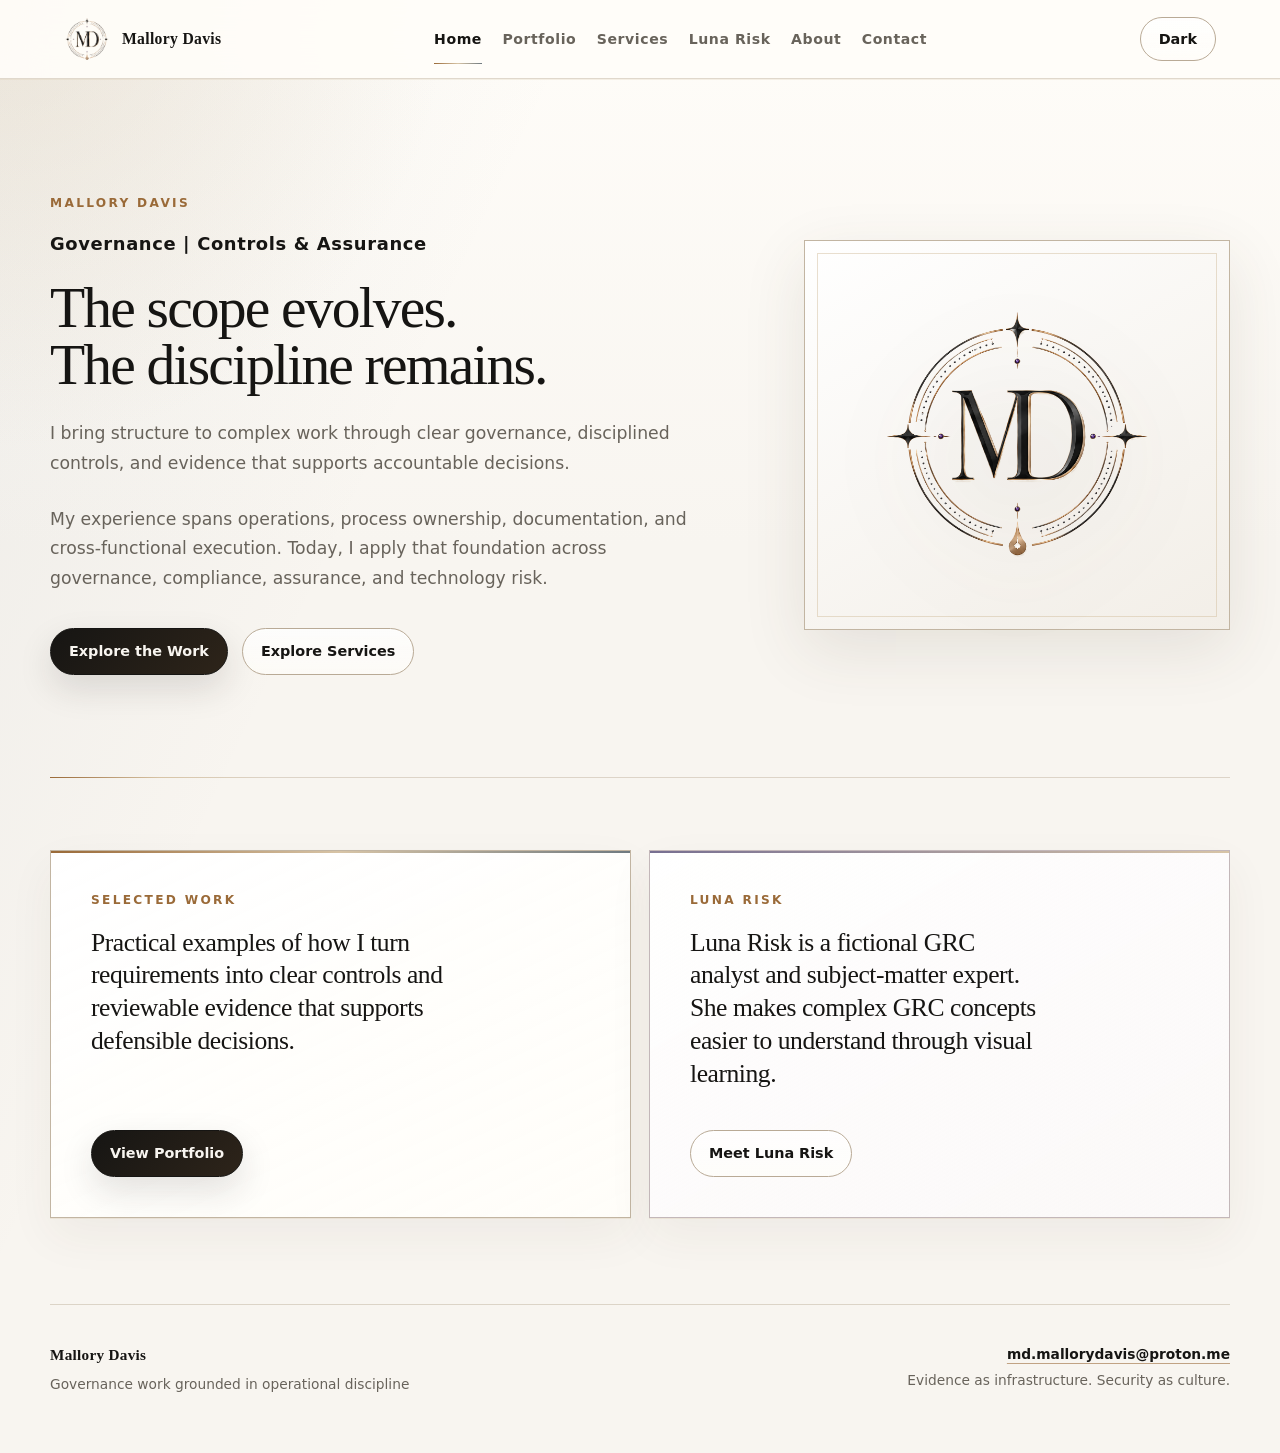
<file: index.html>
<!DOCTYPE html>
<html lang="en" data-theme="light">
<head>
  <meta charset="UTF-8" />
  <meta name="viewport" content="width=device-width, initial-scale=1.0" />

  <title>Mallory Davis: Governance | Controls &amp; Assurance</title>
  <meta
    name="description"
    content="Mallory Davis brings structure to complex work through clear governance, disciplined controls, and evidence that supports accountable decisions."
  />
  <meta property="og:title" content="Mallory Davis: Governance | Controls &amp; Assurance" />
  <meta property="og:description" content="Structure for complex work through clear governance, disciplined controls, and evidence that supports accountable decisions." />
  <meta property="og:type" content="website" />
  <meta property="og:url" content="https://mallorydavis.github.io/" />
  <meta property="og:image" content="https://mallorydavis.github.io/assets/images/mallory-davis-linkedin-featured.jpg?v=20260904-4" />
  <meta property="og:image:width" content="1200" />
  <meta property="og:image:height" content="627" />
  <meta property="og:image:alt" content="Mallory Davis. Governance, Controls and Assurance. Evidence as infrastructure. Security as culture." />

  <link rel="stylesheet" href="css/styles.css?v=20260904-12" />
</head>

<body>
  <header class="site-header">
    <a class="brand" href="index.html" aria-label="Mallory Davis home">
      <span class="brand-mark">
        <img class="brand-logo brand-logo-light" src="assets/logo/md-light-precision-seal-transparent.png" alt="Mallory Davis MD precision seal." width="46" height="46" />
        <img class="brand-logo brand-logo-dark" src="assets/logo/md-dark-precision-seal.png" alt="Mallory Davis MD precision seal." width="46" height="46" />
      </span>
      <span class="brand-text">Mallory Davis</span>
    </a>

    <nav class="site-nav" aria-label="Main navigation">
      <a href="index.html" aria-current="page">Home</a>
      <a href="portfolio.html">Portfolio</a>
      <a href="services.html">Services</a>
      <a href="luna-risk.html">Luna Risk</a>
      <a href="about.html">About</a>
      <a href="contact.html">Contact</a>
    </nav>

    <button class="theme-toggle" type="button" data-theme-toggle aria-label="Switch color theme">
      Dark
    </button>
  </header>

  <main>
    <section class="hero home-hero">
      <div class="hero-content">
        <p class="eyebrow">Mallory Davis</p>
        <p class="home-descriptor">Governance | Controls &amp; Assurance</p>
        <h1><span class="hero-line">The scope evolves.</span><span class="hero-line">The discipline remains.</span></h1>
        <p class="hero-copy">
          I bring structure to complex work through clear governance, disciplined controls, and evidence that supports accountable decisions.
        </p>
        <p class="hero-copy hero-copy-secondary">
          My experience spans operations, process ownership, documentation, and cross-functional execution. Today, I apply that foundation across governance, compliance, assurance, and technology risk.
        </p>

        <div class="hero-actions">
          <a class="button primary" href="portfolio.html">Explore the Work</a>
          <a class="button secondary" href="services.html">Explore Services</a>
        </div>
      </div>

      <div class="home-compass" aria-hidden="true">
        <img class="home-compass-logo home-compass-logo-light" src="assets/logo/md-light-precision-seal-transparent.png" alt="" />
        <img class="home-compass-logo home-compass-logo-dark" src="assets/logo/md-dark-precision-seal.png" alt="" />
      </div>
    </section>

    <section class="section home-pathways" aria-label="Explore Mallory Davis work">
      <article class="home-pathway-card selected-work-card" id="selected-work" aria-labelledby="selected-work-title">
        <div class="home-pathway-copy">
          <p class="kicker">Selected Work</p>
          <h2 id="selected-work-title">Practical examples of how I turn requirements into clear controls and reviewable evidence that supports defensible decisions.</h2>
        </div>
        <a class="button primary" href="portfolio.html">View Portfolio</a>
      </article>

      <article class="home-pathway-card luna-home-card" aria-labelledby="luna-home-title">
        <div class="home-pathway-copy">
          <p class="kicker">Luna Risk</p>
          <h2 id="luna-home-title">Luna Risk is a fictional GRC analyst and subject-matter expert. She makes complex GRC concepts easier to understand through visual learning.</h2>
        </div>
        <a class="button secondary" href="luna-risk.html">Meet Luna Risk</a>
      </article>
    </section>
  </main>

  <footer class="page-footer">
    <div>
      <strong>Mallory Davis</strong>
      <span>Governance work grounded in operational discipline</span>
    </div>
    <div class="footer-contact">
      <a href="mailto:md.mallorydavis@proton.me">md.mallorydavis@proton.me</a>
      <span>Evidence as infrastructure. Security as culture.</span>
    </div>
  </footer>

  <script src="js/main.js?v=20260903-5"></script>
</body>
</html>
</file>
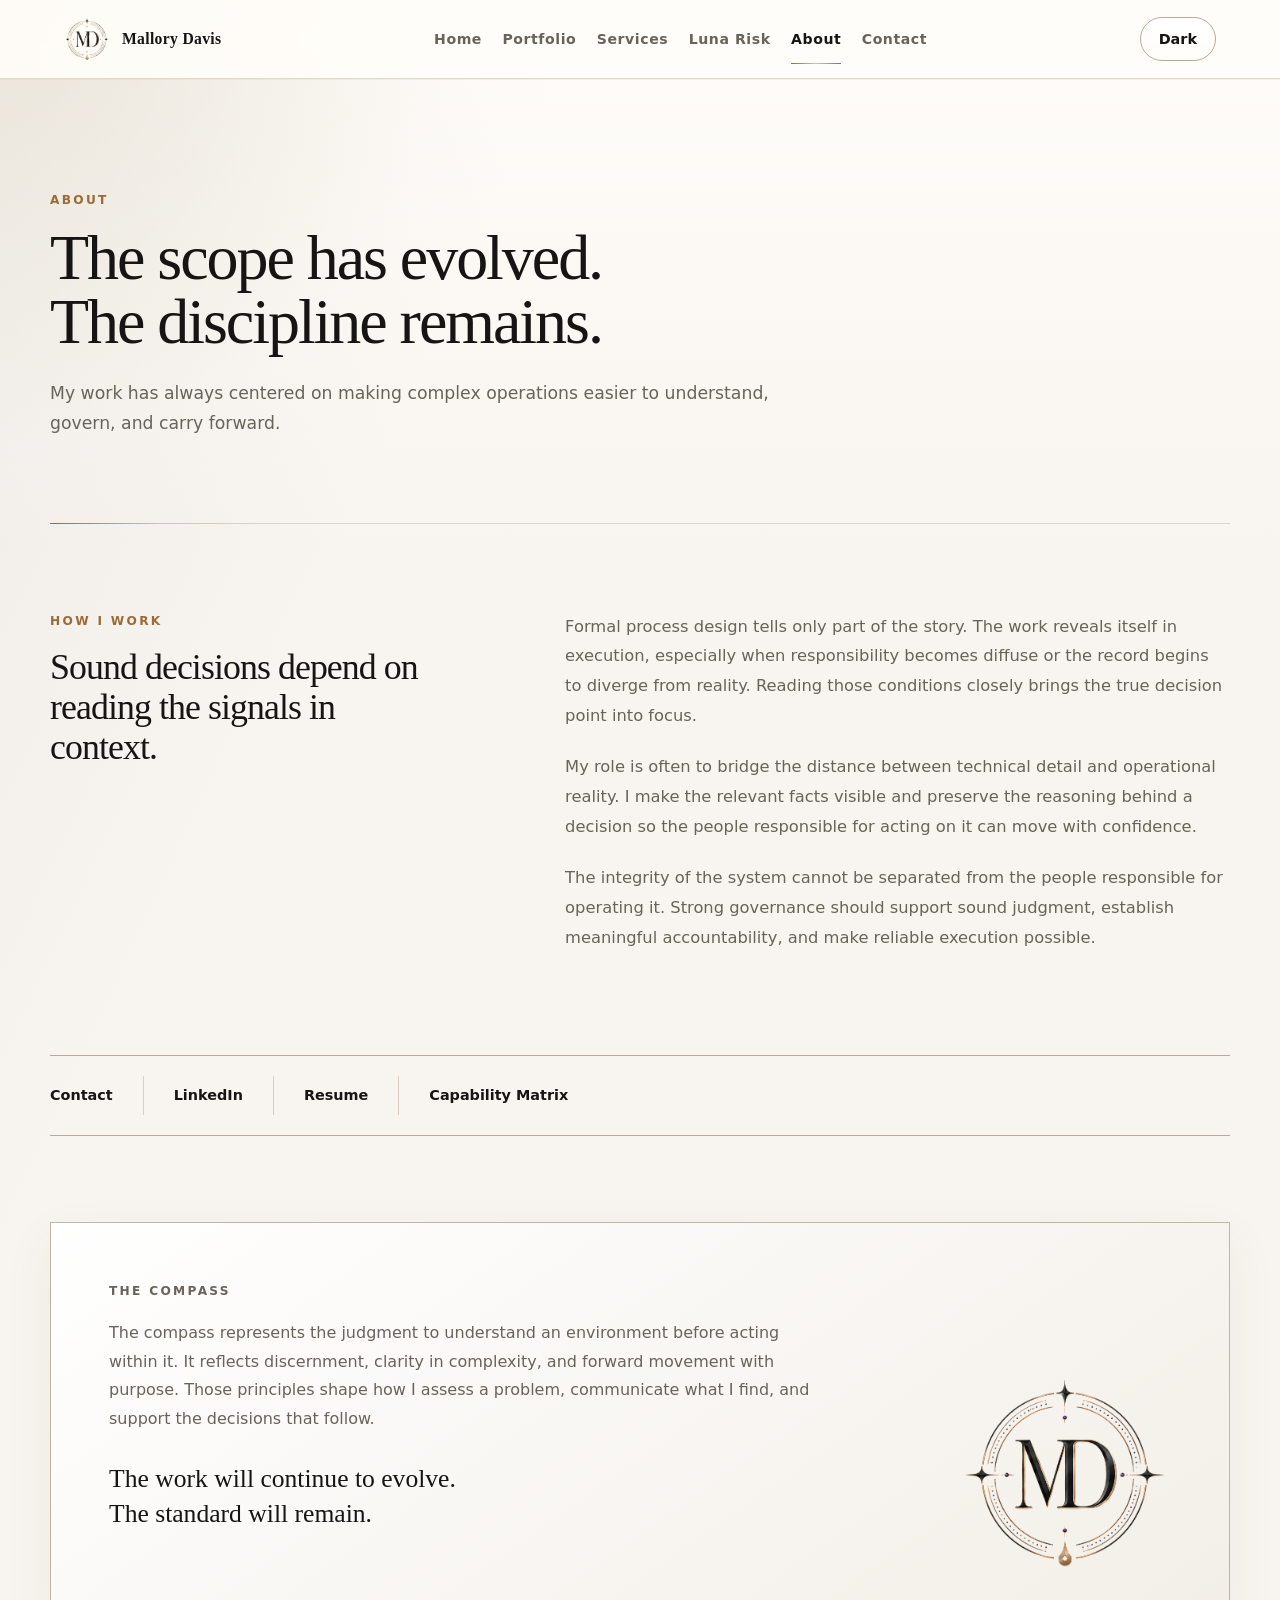
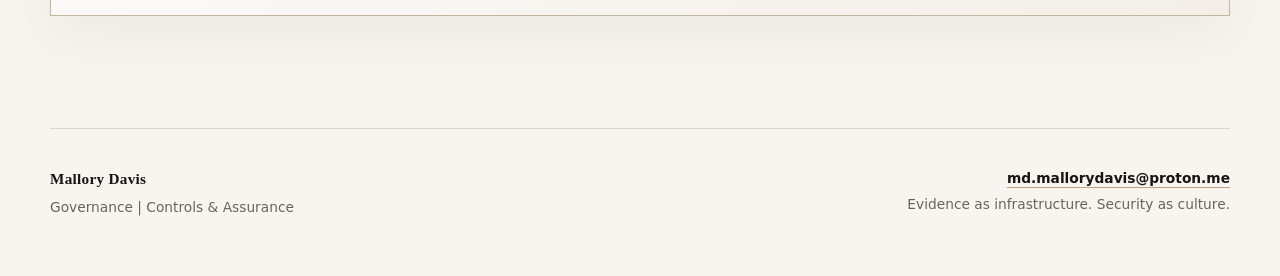
<file: about.html>
<!DOCTYPE html>
<html lang="en" data-theme="light">
<head>
  <meta charset="UTF-8" />
  <meta name="viewport" content="width=device-width, initial-scale=1.0" />

  <title>About Mallory Davis: Governance | Controls &amp; Assurance</title>
  <meta
    name="description"
    content="Learn how Mallory Davis applies an established operations discipline to governance, compliance, assurance, and technology risk work."
  />
  <meta property="og:title" content="About Mallory Davis: Governance | Controls &amp; Assurance" />
  <meta property="og:description" content="The scope has evolved. The discipline remains. Learn how Mallory Davis brings an operations foundation to governance work." />
  <meta property="og:type" content="website" />

  <link rel="stylesheet" href="css/styles.css?v=20260904-12" />
</head>

<body>
  <header class="site-header">
    <a class="brand" href="index.html" aria-label="Mallory Davis home">
      <span class="brand-mark">
        <img class="brand-logo brand-logo-light" src="assets/logo/md-light-precision-seal-transparent.png" alt="Mallory Davis MD precision seal." width="46" height="46" />
        <img class="brand-logo brand-logo-dark" src="assets/logo/md-dark-precision-seal.png" alt="Mallory Davis MD precision seal." width="46" height="46" />
      </span>
      <span class="brand-text">Mallory Davis</span>
    </a>

    <nav class="site-nav" aria-label="Main navigation">
      <a href="index.html">Home</a>
      <a href="portfolio.html">Portfolio</a>
      <a href="services.html">Services</a>
      <a href="luna-risk.html">Luna Risk</a>
      <a href="about.html" aria-current="page">About</a>
      <a href="contact.html">Contact</a>
    </nav>

    <button class="theme-toggle" type="button" data-theme-toggle aria-label="Switch color theme">
      Dark
    </button>
  </header>

  <main class="about-page">
    <section class="hero about-hero" aria-labelledby="about-title">
      <div class="hero-content">
        <p class="eyebrow">About</p>
        <h1 class="page-title" id="about-title">The scope has evolved.<br />The discipline remains.</h1>
        <p class="hero-copy">
          My work has always centered on making complex operations easier to understand, govern, and carry forward.
        </p>
      </div>
    </section>

    <section class="section about-story" aria-labelledby="about-story-title">
      <div class="about-story-heading">
        <p class="kicker">How I Work</p>
        <h2 id="about-story-title">Sound decisions depend on reading the signals in context.</h2>
      </div>

      <div class="about-story-copy">
        <p>Formal process design tells only part of the story. The work reveals itself in execution, especially when responsibility becomes diffuse or the record begins to diverge from reality. Reading those conditions closely brings the true decision point into focus.</p>
        <p>My role is often to bridge the distance between technical detail and operational reality. I make the relevant facts visible and preserve the reasoning behind a decision so the people responsible for acting on it can move with confidence.</p>
        <p>The integrity of the system cannot be separated from the people responsible for operating it. Strong governance should support sound judgment, establish meaningful accountability, and make reliable execution possible.</p>
      </div>
    </section>

    <nav class="about-resource-links" aria-label="Contact and professional materials">
      <a href="contact.html">Contact</a>
      <a href="https://www.linkedin.com/in/mallory--davis" target="_blank" rel="noopener">LinkedIn</a>
      <a href="assets/resume/mallory-davis-governance-controls-assurance-public.pdf.pdf" target="_blank" rel="noopener">Resume</a>
      <a href="assets/documents/mallory-davis-capability-matrix.pdf" target="_blank" rel="noopener">Capability Matrix</a>
    </nav>

    <section class="section about-compass-section" aria-label="The compass">
      <div class="about-compass-copy">
        <p class="kicker">The Compass</p>
        <p>The compass represents the judgment to understand an environment before acting within it. It reflects discernment, clarity in complexity, and forward movement with purpose. Those principles shape how I assess a problem, communicate what I find, and support the decisions that follow.</p>
        <p class="compass-closing"><span>The work will continue to evolve.</span><span>The standard will remain.</span></p>
      </div>

      <div class="about-compass-mark" aria-hidden="true">
        <img class="about-compass-logo about-compass-logo-light" src="assets/logo/md-light-precision-seal-transparent.png" alt="" />
        <img class="about-compass-logo about-compass-logo-dark" src="assets/logo/md-dark-precision-seal.png" alt="" />
      </div>
    </section>
  </main>

  <footer class="page-footer">
    <div>
      <strong>Mallory Davis</strong>
      <span>Governance | Controls &amp; Assurance</span>
    </div>
    <div class="footer-contact">
      <a href="mailto:md.mallorydavis@proton.me">md.mallorydavis@proton.me</a>
      <span>Evidence as infrastructure. Security as culture.</span>
    </div>
  </footer>

  <script src="js/main.js?v=20260904-2"></script>
</body>
</html>
</file>
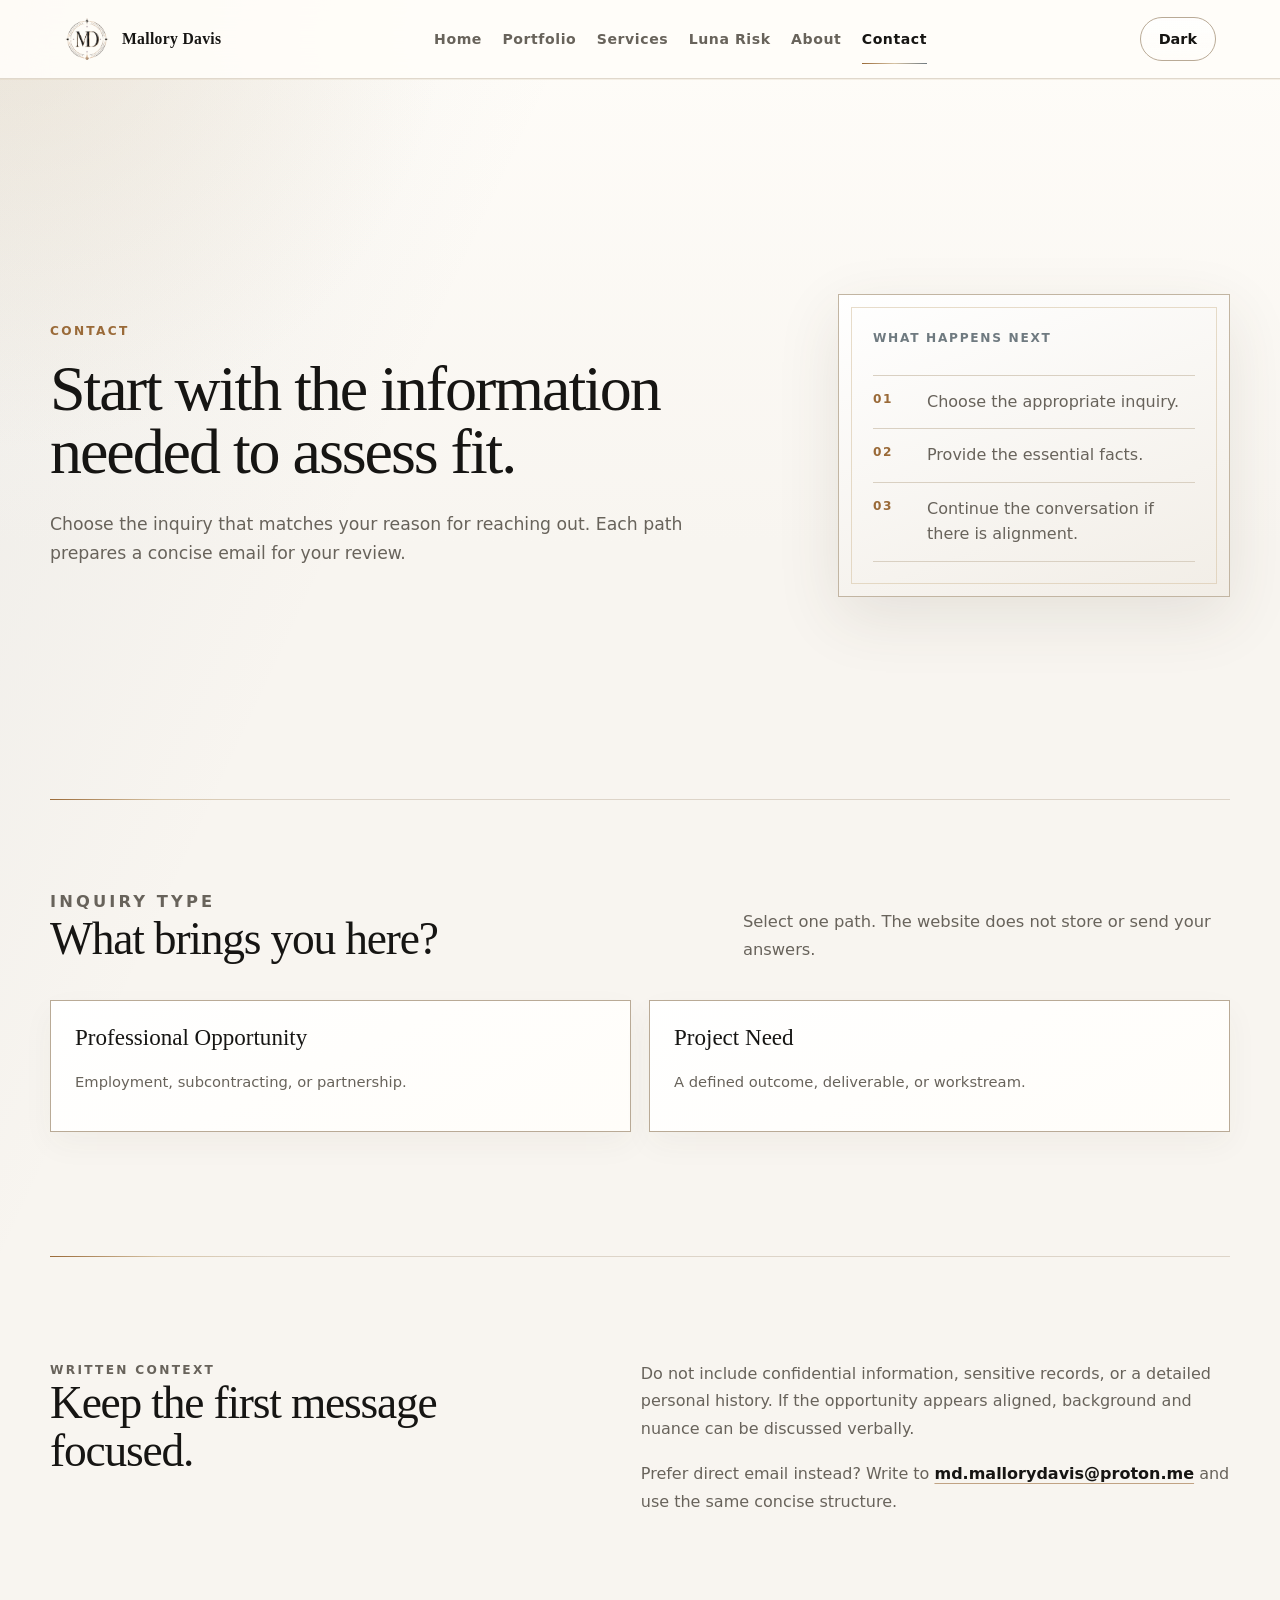
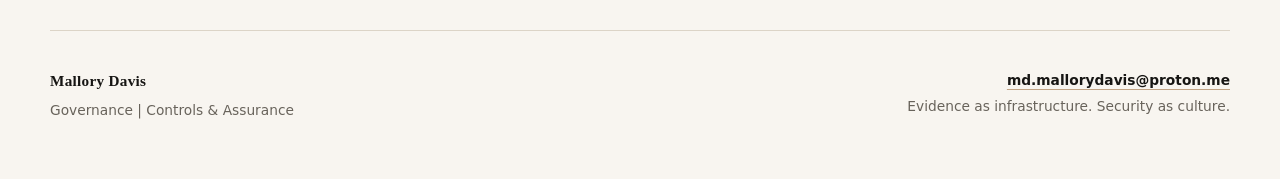
<file: contact.html>
<!DOCTYPE html>
<html lang="en" data-theme="light">
<head>
  <meta charset="UTF-8" />
  <meta name="viewport" content="width=device-width, initial-scale=1.0" />
  <title>Contact | Mallory Davis</title>
  <meta name="description" content="Contact Mallory Davis about governance, controls, assurance, hiring opportunities, or defined project work." />
  <meta property="og:title" content="Contact | Mallory Davis" />
  <meta property="og:description" content="Choose a short inquiry path for a professional opportunity or defined project need." />
  <meta property="og:type" content="website" />
  <link rel="stylesheet" href="css/styles.css?v=20260904-12" />
</head>

<body>
  <header class="site-header">
    <a class="brand" href="index.html" aria-label="Mallory Davis home">
      <span class="brand-mark">
        <img class="brand-logo brand-logo-light" src="assets/logo/md-light-precision-seal-transparent.png" alt="Mallory Davis MD precision seal." width="46" height="46" />
        <img class="brand-logo brand-logo-dark" src="assets/logo/md-dark-precision-seal.png" alt="Mallory Davis MD precision seal." width="46" height="46" />
      </span>
      <span class="brand-text">Mallory Davis</span>
    </a>
    <nav class="site-nav" aria-label="Main navigation">
      <a href="index.html">Home</a>
      <a href="portfolio.html">Portfolio</a>
      <a href="services.html">Services</a>
      <a href="luna-risk.html">Luna Risk</a>
      <a href="about.html">About</a>
      <a href="contact.html" aria-current="page">Contact</a>
    </nav>
    <button class="theme-toggle" type="button" data-theme-toggle aria-label="Switch color theme">Dark</button>
  </header>

  <main class="contact-page">
    <section class="hero contact-hero" aria-labelledby="contact-title">
      <div class="hero-content">
        <p class="eyebrow">Contact</p>
        <h1 class="page-title" id="contact-title">Start with the information needed to assess fit.</h1>
        <p class="hero-copy">Choose the inquiry that matches your reason for reaching out. Each path prepares a concise email for your review.</p>
      </div>
      <aside class="hero-panel" aria-label="Contact process">
        <p class="panel-label">What Happens Next</p>
        <ol class="contact-steps">
          <li><span>01</span><p>Choose the appropriate inquiry.</p></li>
          <li><span>02</span><p>Provide the essential facts.</p></li>
          <li><span>03</span><p>Continue the conversation if there is alignment.</p></li>
        </ol>
      </aside>
    </section>

    <section class="section intake-section" aria-labelledby="intake-title">
      <div class="section-header">
        <div>
          <p class="kicker">Inquiry Type</p>
          <h2 id="intake-title">What brings you here?</h2>
        </div>
        <p>Select one path. The website does not store or send your answers.</p>
      </div>

      <div class="intake-tabs" aria-label="Choose an inquiry type">
        <button class="intake-tab" id="opportunity-tab" type="button" aria-expanded="false" aria-controls="opportunity-panel" data-intake-tab="opportunity-panel">
          <strong>Professional Opportunity</strong>
          <span>Employment, subcontracting, or partnership.</span>
        </button>
        <button class="intake-tab" id="project-tab" type="button" aria-expanded="false" aria-controls="project-panel" data-intake-tab="project-panel">
          <strong>Project Need</strong>
          <span>A defined outcome, deliverable, or workstream.</span>
        </button>
      </div>

      <div class="intake-panel" id="opportunity-panel" role="region" aria-labelledby="opportunity-tab" hidden>
        <div class="intake-intro">
          <p class="kicker">Professional Opportunity</p>
          <h3>Employment, subcontracting, or partnership</h3>
          <p>Provide enough information to understand the opportunity and determine whether a conversation makes sense.</p>
        </div>
        <form class="intake-form" data-intake-form data-inquiry-type="Professional opportunity">
          <div class="field-grid">
            <label><span>Name</span><input type="text" name="Name" autocomplete="name" required /></label>
            <label><span>Professional email</span><input type="email" name="Email" autocomplete="email" required /></label>
            <label><span>Organization</span><input type="text" name="Organization" autocomplete="organization" required /></label>
            <label><span>Opportunity type</span><select name="Opportunity type" required><option value="">Select one</option><option>Employment</option><option>Subcontracting</option><option>Professional partnership</option></select></label>
            <label class="field-wide"><span>Role or work area</span><input type="text" name="Role or work area" required /></label>
            <label class="field-wide"><span>Why does this appear aligned?</span><textarea name="Reason for alignment" rows="4" maxlength="500" required></textarea><small>500 characters maximum</small></label>
            <label><span>Decision timeline</span><select name="Decision timeline" required><option value="">Select one</option><option>Within two weeks</option><option>Within one month</option><option>One to three months</option><option>Exploratory</option></select></label>
            <label><span>Preferred conversation</span><select name="Preferred conversation" required><option value="">Select one</option><option>Video call</option><option>Phone call</option><option>Either works</option></select></label>
          </div>
          <button class="button primary" type="submit">Prepare email</button>
          <p class="form-note">The form prepares a draft for you to send when ready.</p>
        </form>
      </div>

      <div class="intake-panel" id="project-panel" role="region" aria-labelledby="project-tab" hidden>
        <div class="intake-intro">
          <p class="kicker">Project Need</p>
          <h3>A defined outcome or workstream</h3>
          <p>Describe the work itself. Background and sensitive context can wait for a conversation.</p>
        </div>
        <form class="intake-form" data-intake-form data-inquiry-type="Project need">
          <div class="field-grid">
            <label><span>Name</span><input type="text" name="Name" autocomplete="name" required /></label>
            <label><span>Professional email</span><input type="email" name="Email" autocomplete="email" required /></label>
            <label><span>Organization</span><input type="text" name="Organization" autocomplete="organization" required /></label>
            <label><span>Current stage</span><select name="Current stage" required><option value="">Select one</option><option>Early scoping</option><option>Active work</option><option>Preparing for review</option><option>Remediation</option></select></label>
            <label class="field-wide"><span>Desired outcome</span><input type="text" name="Desired outcome" required /></label>
            <label class="field-wide"><span>Requested deliverable or workstream</span><input type="text" name="Requested deliverable or workstream" required /></label>
            <label><span>Target timeframe</span><select name="Target timeframe" required><option value="">Select one</option><option>Within two weeks</option><option>Within one month</option><option>One to three months</option><option>More than three months</option><option>Not yet defined</option></select></label>
            <label><span>Primary stakeholder or team</span><input type="text" name="Primary stakeholder or team" required /></label>
            <label class="field-wide"><span>Known constraints</span><textarea name="Known constraints" rows="3" maxlength="350"></textarea><small>Optional. 350 characters maximum.</small></label>
            <label><span>Preferred conversation</span><select name="Preferred conversation" required><option value="">Select one</option><option>Video call</option><option>Phone call</option><option>Either works</option></select></label>
          </div>
          <button class="button primary" type="submit">Prepare email</button>
          <p class="form-note">The form prepares a draft for you to send when ready.</p>
        </form>
      </div>
    </section>

    <section class="section contact-boundary" aria-labelledby="contact-boundary-title">
      <div>
        <p class="kicker">Written Context</p>
        <h2 id="contact-boundary-title">Keep the first message focused.</h2>
      </div>
      <div>
        <p>Do not include confidential information, sensitive records, or a detailed personal history. If the opportunity appears aligned, background and nuance can be discussed verbally.</p>
        <p>Prefer direct email instead? Write to <a href="mailto:md.mallorydavis@proton.me">md.mallorydavis@proton.me</a> and use the same concise structure.</p>
      </div>
    </section>
  </main>

  <footer class="page-footer">
    <div><strong>Mallory Davis</strong><span>Governance | Controls &amp; Assurance</span></div>
    <div class="footer-contact">
      <a href="mailto:md.mallorydavis@proton.me">md.mallorydavis@proton.me</a>
      <span>Evidence as infrastructure. Security as culture.</span>
    </div>
  </footer>
  <script src="js/main.js?v=20260903-6"></script>
</body>
</html>
</file>
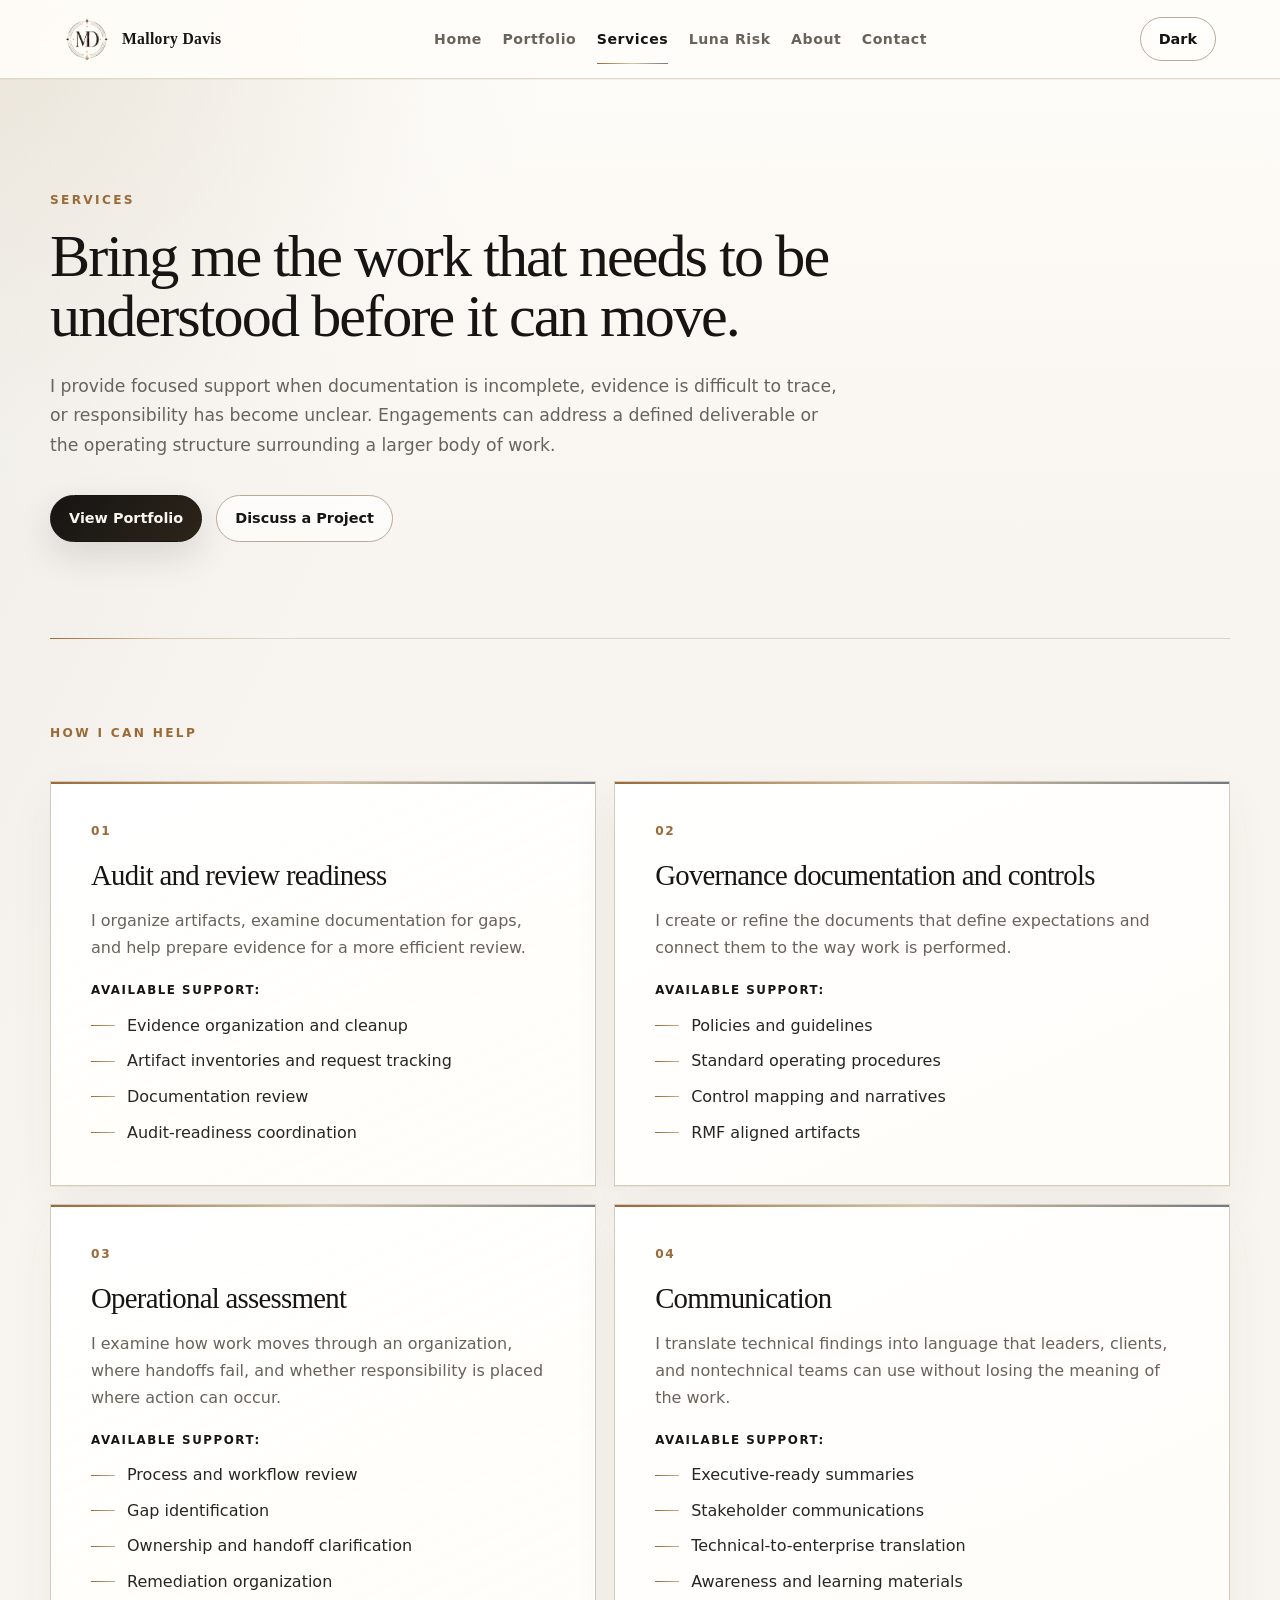
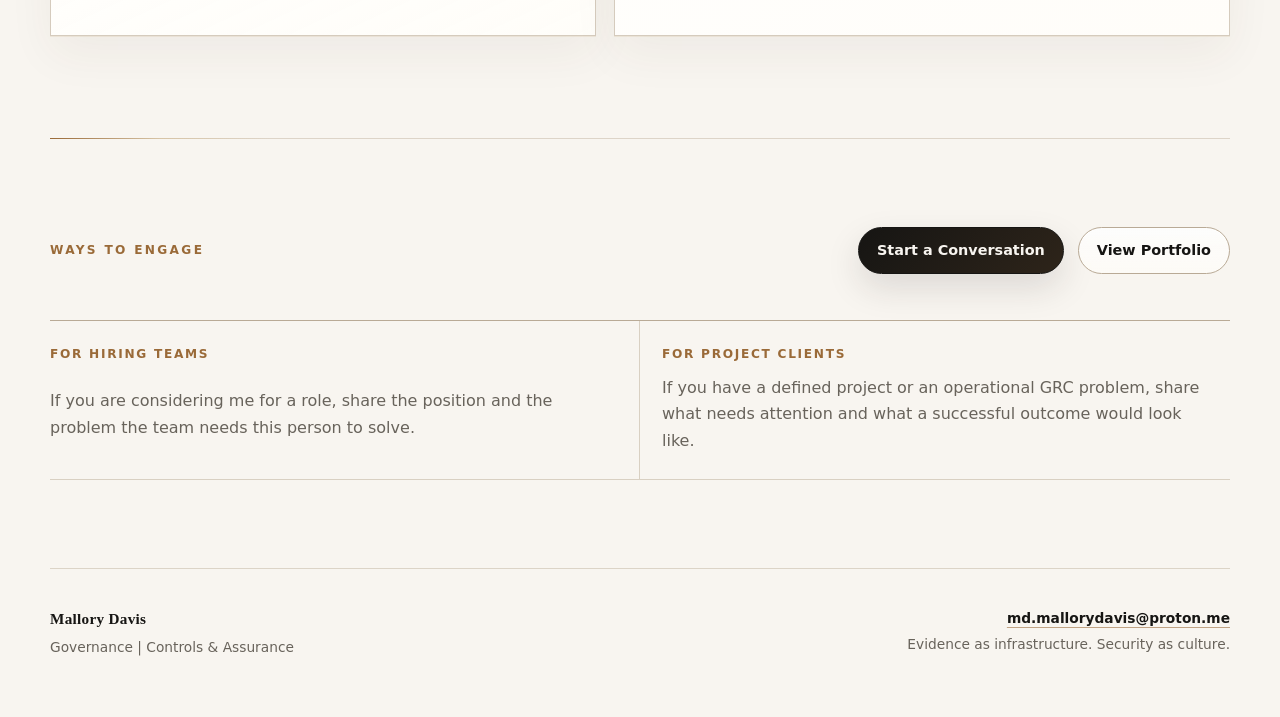
<file: focus.html>
<!DOCTYPE html>
<html lang="en">
<head>
  <meta charset="UTF-8" />
  <meta name="viewport" content="width=device-width, initial-scale=1.0" />
  <meta http-equiv="refresh" content="0; url=services.html" />
  <link rel="canonical" href="services.html" />
  <title>Services | Mallory Davis</title>
</head>
<body>
  <p>This page has moved to <a href="services.html">Services</a>.</p>
</body>
</html>
</file>
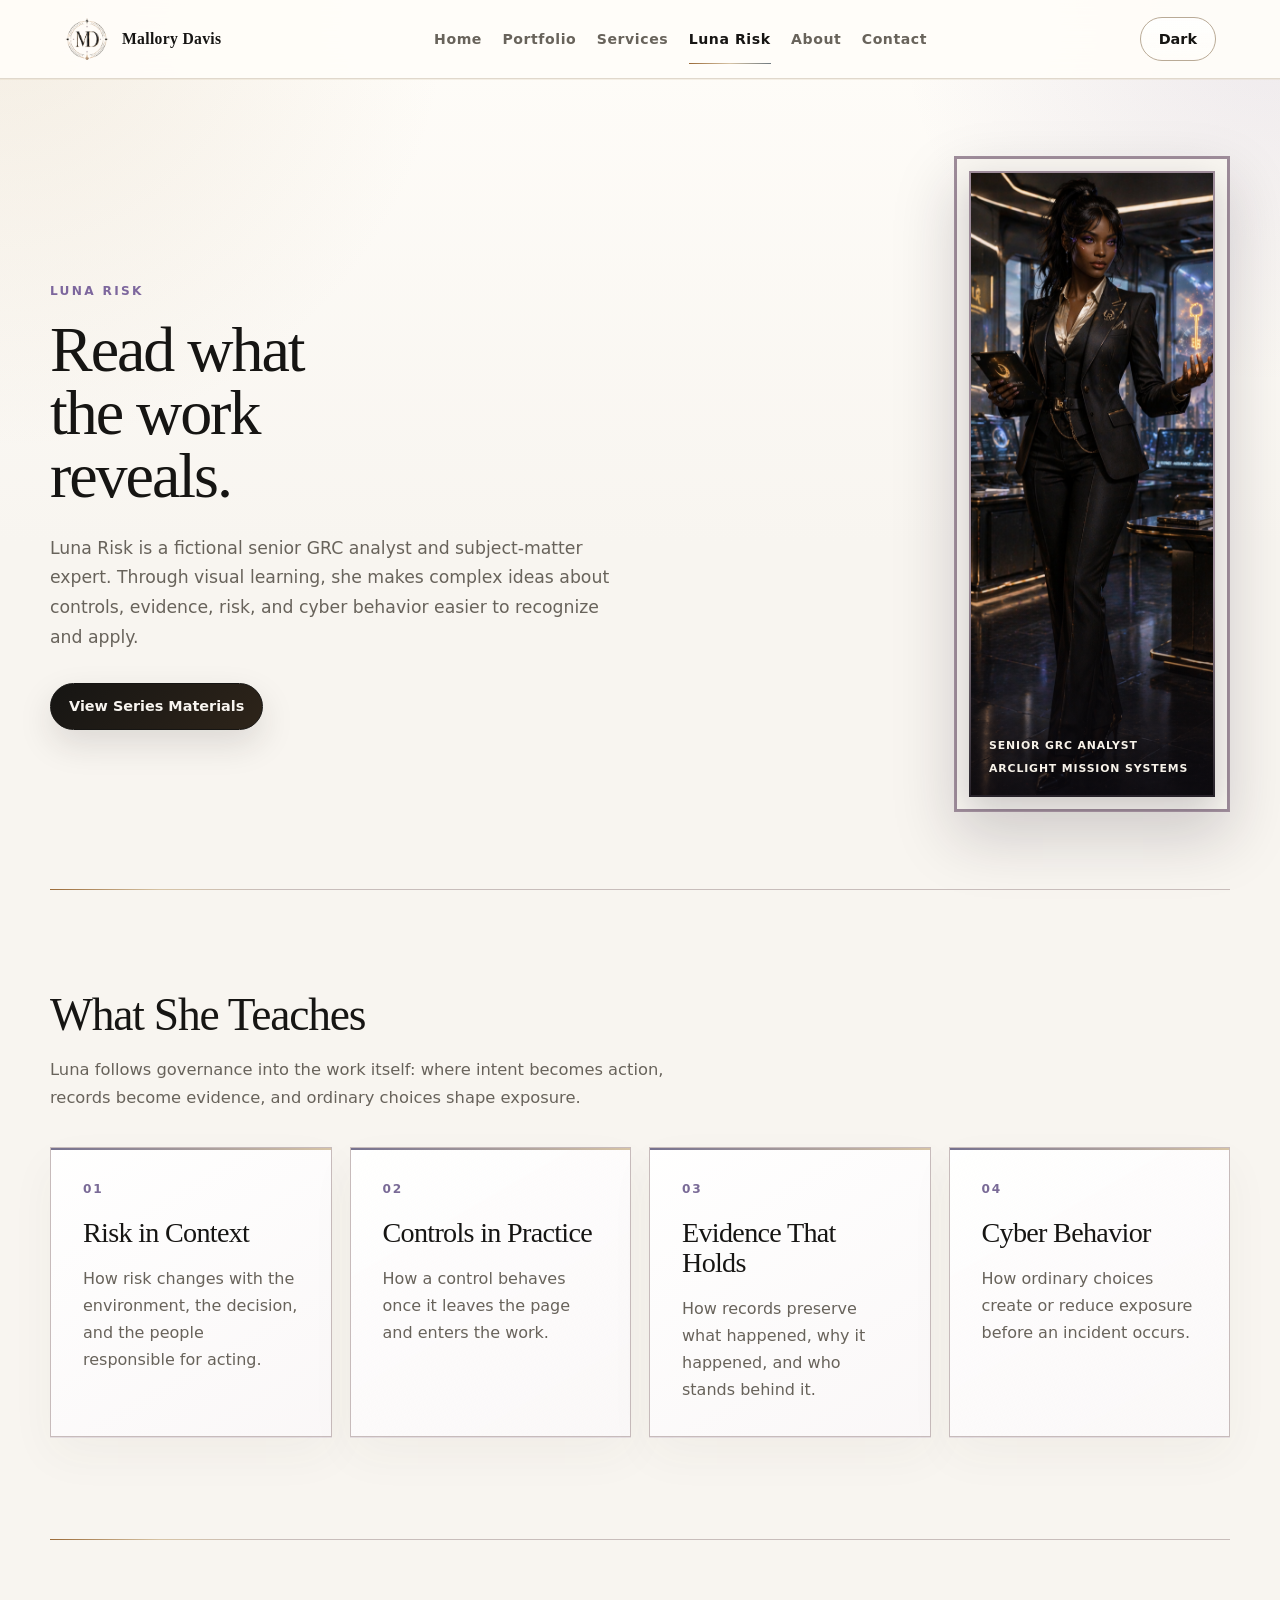
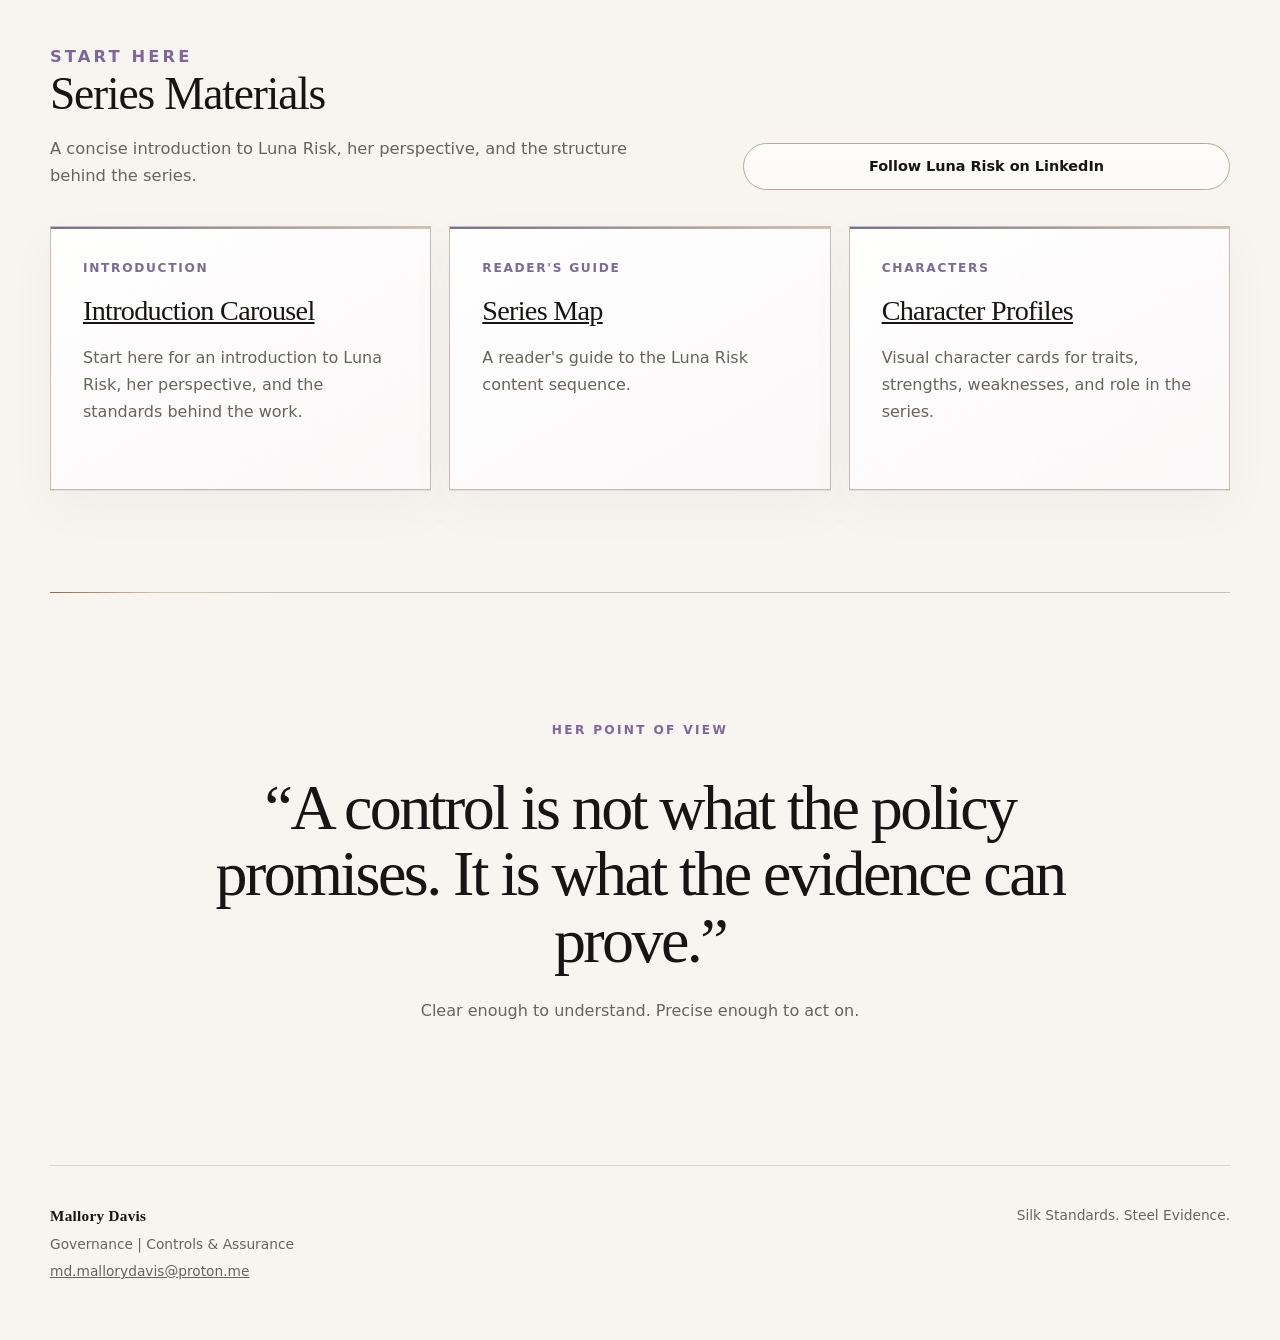
<file: luna-risk.html>
<!DOCTYPE html>
<html lang="en" data-theme="light">
<head>
  <meta charset="UTF-8" />
  <meta name="viewport" content="width=device-width, initial-scale=1.0" />

  <title>Luna Risk | Mallory Davis</title>
  <meta
    name="description"
    content="Meet Luna Risk, a fictional senior GRC analyst who makes controls, evidence, risk, and cyber behavior easier to understand through visual learning."
  />
  <meta property="og:title" content="Luna Risk | Mallory Davis" />
  <meta property="og:description" content="A narrative learning concept that makes risk, control behavior, evidence habits, and cyber decisions easier to recognize and discuss." />
  <meta property="og:type" content="website" />

  <link rel="stylesheet" href="css/styles.css?v=20260904-12" />
</head>

<body>
  <header class="site-header">
    <a class="brand" href="index.html" aria-label="Mallory Davis home">
      <span class="brand-mark">
        <img class="brand-logo brand-logo-light" src="assets/logo/md-light-precision-seal-transparent.png" alt="Mallory Davis MD precision seal." width="46" height="46" />
        <img class="brand-logo brand-logo-dark" src="assets/logo/md-dark-precision-seal.png" alt="Mallory Davis MD precision seal." width="46" height="46" />
      </span>
      <span class="brand-text">Mallory Davis</span>
    </a>

    <nav class="site-nav" aria-label="Main navigation">
      <a href="index.html">Home</a>
      <a href="portfolio.html">Portfolio</a>
      <a href="services.html">Services</a>
      <a href="luna-risk.html" aria-current="page">Luna Risk</a>
      <a href="about.html">About</a>
      <a href="contact.html">Contact</a>
    </nav>

    <button class="theme-toggle" type="button" data-theme-toggle aria-label="Switch color theme">
      Dark
    </button>
  </header>

  <main class="luna-risk-page">
    <section class="hero luna-risk-hero" aria-labelledby="luna-title">
      <div class="luna-hero-copy">
        <p class="eyebrow">Luna Risk</p>
        <h1 class="page-title" id="luna-title">Read what the work reveals.</h1>
        <p class="hero-copy">Luna Risk is a fictional senior GRC analyst and subject-matter expert. Through visual learning, she makes complex ideas about controls, evidence, risk, and cyber behavior easier to recognize and apply.</p>
        <a class="button primary" href="#series-materials-title">View Series Materials</a>
      </div>

      <figure class="luna-hero-portrait">
        <img src="assets/images/luna-risk/character-aesthetic-black-silk.png" alt="Luna Risk in a black suit reviewing information in a technology operations room." width="543" height="1381" />
        <figcaption><span>Senior GRC Analyst</span><span>Arclight Mission Systems</span></figcaption>
      </figure>
    </section>

    <section class="section luna-teaches" aria-labelledby="luna-teaches-title">
      <div class="section-header">
        <div>
          <h2 id="luna-teaches-title">What She Teaches</h2>
          <p>Luna follows governance into the work itself: where intent becomes action, records become evidence, and ordinary choices shape exposure.</p>
        </div>
      </div>

      <div class="luna-grid">
        <article class="luna-card">
          <span class="number">01</span>
          <h3>Risk in Context</h3>
          <p>How risk changes with the environment, the decision, and the people responsible for acting.</p>
        </article>
        <article class="luna-card">
          <span class="number">02</span>
          <h3>Controls in Practice</h3>
          <p>How a control behaves once it leaves the page and enters the work.</p>
        </article>
        <article class="luna-card">
          <span class="number">03</span>
          <h3>Evidence That Holds</h3>
          <p>How records preserve what happened, why it happened, and who stands behind it.</p>
        </article>
        <article class="luna-card">
          <span class="number">04</span>
          <h3>Cyber Behavior</h3>
          <p>How ordinary choices create or reduce exposure before an incident occurs.</p>
        </article>
      </div>
    </section>

    <section class="section luna-series" aria-labelledby="series-materials-title">
      <div class="section-header">
        <div>
          <p class="kicker">Start Here</p>
          <h2 id="series-materials-title">Series Materials</h2>
          <p>A concise introduction to Luna Risk, her perspective, and the structure behind the series.</p>
        </div>
        <a class="button secondary" href="https://www.linkedin.com/in/mallory--davis" target="_blank" rel="noopener">Follow Luna Risk on LinkedIn</a>
      </div>

      <div class="series-grid">
        <article class="series-card">
          <span class="meta">Introduction</span>
          <h3><a href="assets/documents/luna-risk/luna-risk-introduction-carousel.pdf" target="_blank" rel="noopener">Introduction Carousel</a></h3>
          <p>Start here for an introduction to Luna Risk, her perspective, and the standards behind the work.</p>
        </article>
        <article class="series-card">
          <span class="meta">Reader's Guide</span>
          <h3><a href="assets/images/luna-risk/luna-risk-series-map.png" target="_blank" rel="noopener">Series Map</a></h3>
          <p>A reader's guide to the Luna Risk content sequence.</p>
        </article>
        <article class="series-card">
          <span class="meta">Characters</span>
          <h3><a href="assets/images/luna-risk/luna-risk-character-study.png" target="_blank" rel="noopener">Character Profiles</a></h3>
          <p>Visual character cards for traits, strengths, weaknesses, and role in the series.</p>
        </article>
      </div>
    </section>

    <section class="section luna-closing" aria-label="Luna Risk perspective">
      <p class="kicker">Her Point of View</p>
      <blockquote>“A control is not what the policy promises. It is what the evidence can prove.”</blockquote>
      <p>Clear enough to understand. Precise enough to act on.</p>
    </section>
  </main>

  <footer class="page-footer">
    <div>
      <strong>Mallory Davis</strong>
      <span>Governance | Controls &amp; Assurance</span>
      <a href="mailto:md.mallorydavis@proton.me">md.mallorydavis@proton.me</a>
    </div>
    <span>Silk Standards. Steel Evidence.</span>
  </footer>

  <script src="js/main.js?v=20260904-8"></script>
</body>
</html>
</file>
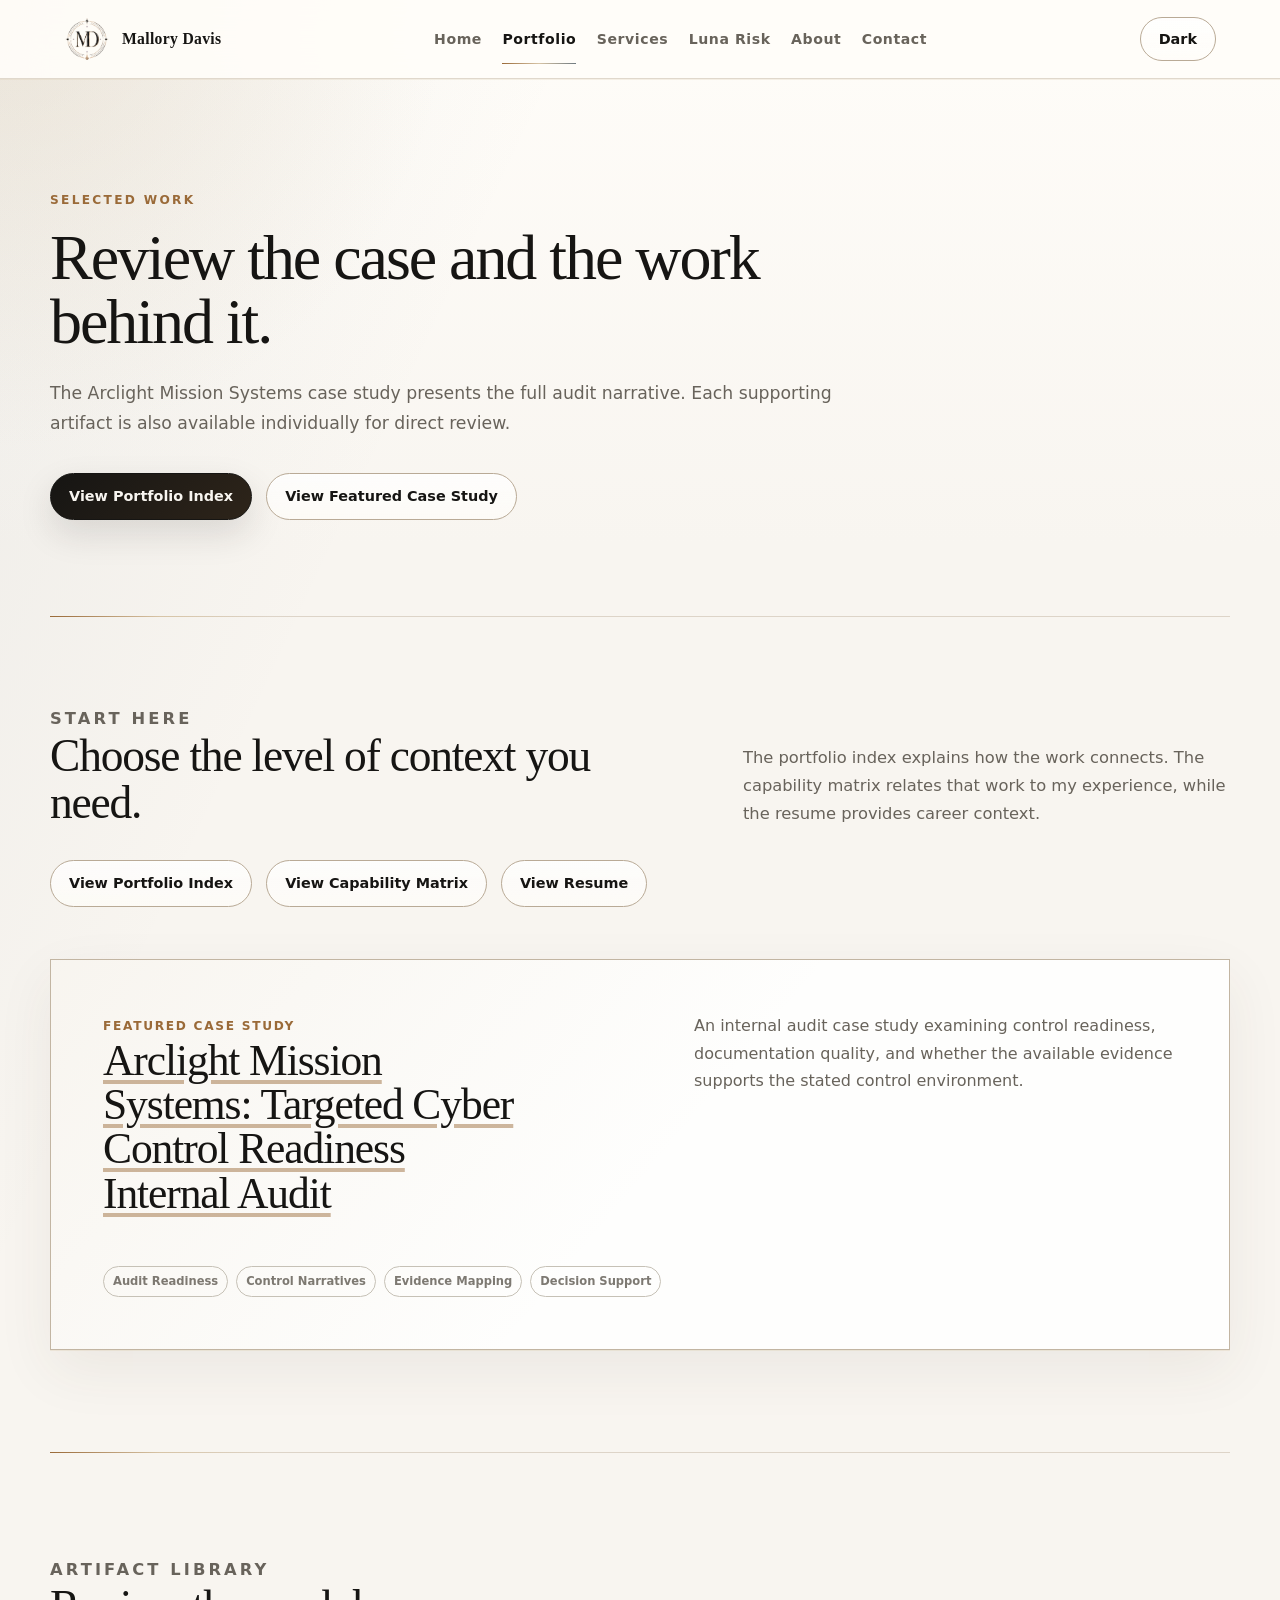
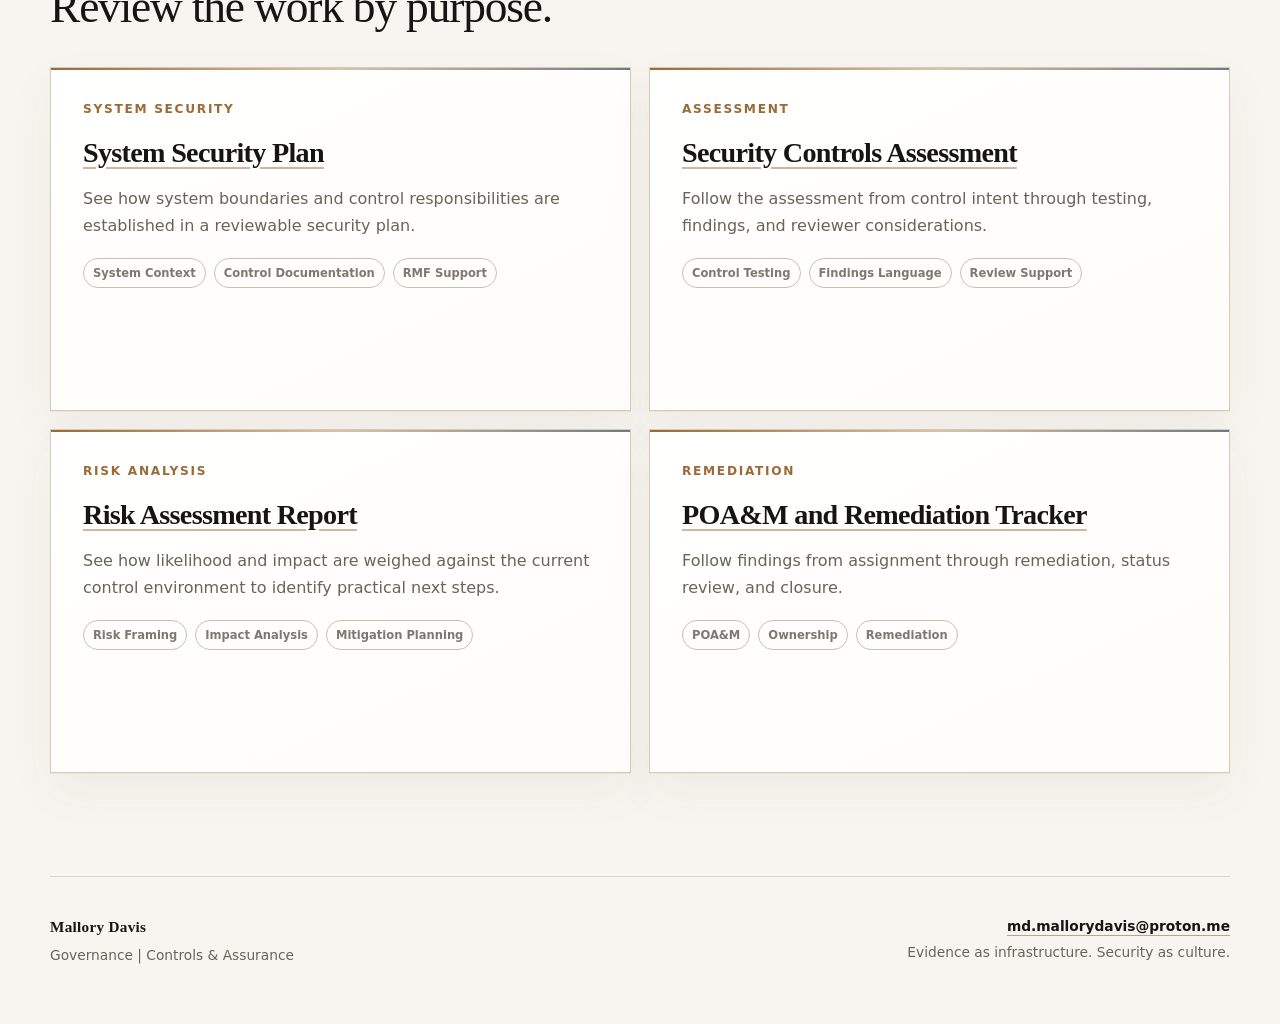
<file: portfolio.html>
<!DOCTYPE html>
<html lang="en" data-theme="light">
<head>
  <meta charset="UTF-8" />
  <meta name="viewport" content="width=device-width, initial-scale=1.0" />

  <title>Selected Work | Mallory Davis</title>
  <meta
    name="description"
    content="Review the Arclight Mission Systems audit case study and its supporting governance, controls, assessment, risk, and remediation artifacts."
  />
  <meta property="og:title" content="Selected Work | Mallory Davis" />
  <meta property="og:description" content="Review the Arclight Mission Systems audit case study and the supporting artifacts behind it." />
  <meta property="og:type" content="website" />
  <meta property="og:url" content="https://mallorydavis.github.io/portfolio.html" />
  <meta property="og:image" content="https://mallorydavis.github.io/assets/images/mallory-davis-linkedin-featured.jpg" />
  <meta property="og:image:width" content="1200" />
  <meta property="og:image:height" content="627" />
  <meta property="og:image:alt" content="Mallory Davis, Technology Risk and GRC. Evidence as infrastructure. Security as culture." />

  <link rel="stylesheet" href="css/styles.css?v=20260904-12" />
</head>

<body>
  <header class="site-header">
    <a class="brand" href="index.html" aria-label="Mallory Davis home">
      <span class="brand-mark">
        <img class="brand-logo brand-logo-light" src="assets/logo/md-light-precision-seal-transparent.png" alt="Mallory Davis MD precision seal." width="46" height="46" />
        <img class="brand-logo brand-logo-dark" src="assets/logo/md-dark-precision-seal.png" alt="Mallory Davis MD precision seal." width="46" height="46" />
      </span>
      <span class="brand-text">Mallory Davis</span>
    </a>

    <nav class="site-nav" aria-label="Main navigation">
      <a href="index.html">Home</a>
      <a href="portfolio.html" aria-current="page">Portfolio</a>
      <a href="services.html">Services</a>
      <a href="luna-risk.html">Luna Risk</a>
      <a href="about.html">About</a>
      <a href="contact.html">Contact</a>
    </nav>

    <button class="theme-toggle" type="button" data-theme-toggle aria-label="Switch color theme">
      Dark
    </button>
  </header>

  <main class="portfolio-page">
    <section class="hero portfolio-hero" aria-labelledby="portfolio-title">
      <div class="hero-content">
        <p class="eyebrow">Selected Work</p>
        <h1 class="page-title" id="portfolio-title">Review the case and the work behind it.</h1>
        <p class="hero-copy">
          The Arclight Mission Systems case study presents the full audit narrative. Each supporting artifact is also available individually for direct review.
        </p>
        <div class="hero-actions">
          <a class="button primary" href="assets/documents/mallory-davis-portfolio-index.pdf" target="_blank" rel="noopener">View Portfolio Index</a>
          <a class="button secondary" href="assets/documents/cyber-control-readiness-internal-audit-case-study.pdf" target="_blank" rel="noopener">View Featured Case Study</a>
        </div>
      </div>
    </section>

    <section class="section portfolio-intro" aria-labelledby="portfolio-intro-title">
      <div class="section-header">
        <div>
          <p class="kicker">Start Here</p>
          <h2 id="portfolio-intro-title">Choose the level of context you need.</h2>
        </div>
        <p>The portfolio index explains how the work connects. The capability matrix relates that work to my experience, while the resume provides career context.</p>
      </div>
      <div class="portfolio-context-actions button-row">
        <a class="button secondary" href="assets/documents/mallory-davis-portfolio-index.pdf" target="_blank" rel="noopener">View Portfolio Index</a>
        <a class="button secondary" href="assets/documents/mallory-davis-capability-matrix.pdf" target="_blank" rel="noopener">View Capability Matrix</a>
        <a class="button secondary" href="assets/resume/mallory-davis-governance-controls-assurance-public.pdf.pdf" target="_blank" rel="noopener">View Resume</a>
      </div>

      <article class="case-study-card" aria-labelledby="case-study-title">
        <div>
          <span class="meta">Featured Case Study</span>
          <h3 id="case-study-title">
            <a href="assets/documents/cyber-control-readiness-internal-audit-case-study.pdf" target="_blank" rel="noopener">Arclight Mission Systems: Targeted Cyber Control Readiness Internal Audit</a>
          </h3>
        </div>
        <p>
          An internal audit case study examining control readiness, documentation quality, and whether the available evidence supports the stated control environment.
        </p>
        <ul class="tag-list" aria-label="Skills demonstrated">
          <li>Audit Readiness</li>
          <li>Control Narratives</li>
          <li>Evidence Mapping</li>
          <li>Decision Support</li>
        </ul>
      </article>
    </section>

    <section class="section artifact-section" aria-labelledby="artifact-section-title">
      <div class="section-header">
        <div>
          <p class="kicker">Artifact Library</p>
          <h2 id="artifact-section-title">Review the work by purpose.</h2>
        </div>
      </div>

      <div class="artifact-grid">
        <article class="artifact-card">
          <span class="meta">System Security</span>
          <h3><a href="assets/documents/tracer-system-security-plan-case-study.pdf" target="_blank" rel="noopener">System Security Plan</a></h3>
          <p>See how system boundaries and control responsibilities are established in a reviewable security plan.</p>
          <ul class="tag-list" aria-label="Skills demonstrated">
            <li>System Context</li>
            <li>Control Documentation</li>
            <li>RMF Support</li>
          </ul>
        </article>

        <article class="artifact-card">
          <span class="meta">Assessment</span>
          <h3><a href="assets/documents/tracer-security-controls-assessment-case-study.pdf" target="_blank" rel="noopener">Security Controls Assessment</a></h3>
          <p>Follow the assessment from control intent through testing, findings, and reviewer considerations.</p>
          <ul class="tag-list">
            <li>Control Testing</li>
            <li>Findings Language</li>
            <li>Review Support</li>
          </ul>
        </article>

        <article class="artifact-card">
          <span class="meta">Risk Analysis</span>
          <h3><a href="assets/documents/tracer-risk-assessment-report-case-study.pdf" target="_blank" rel="noopener">Risk Assessment Report</a></h3>
          <p>See how likelihood and impact are weighed against the current control environment to identify practical next steps.</p>
          <ul class="tag-list">
            <li>Risk Framing</li>
            <li>Impact Analysis</li>
            <li>Mitigation Planning</li>
          </ul>
        </article>

        <article class="artifact-card">
          <span class="meta">Remediation</span>
          <h3><a href="assets/documents/tracer-poam-remediation-tracker.pdf" target="_blank" rel="noopener">POA&amp;M and Remediation Tracker</a></h3>
          <p>Follow findings from assignment through remediation, status review, and closure.</p>
          <ul class="tag-list">
            <li>POA&amp;M</li>
            <li>Ownership</li>
            <li>Remediation</li>
          </ul>
        </article>
      </div>
    </section>
  </main>

  <footer class="page-footer">
    <div>
      <strong>Mallory Davis</strong>
      <span>Governance | Controls &amp; Assurance</span>
    </div>
    <div class="footer-contact">
      <a href="mailto:md.mallorydavis@proton.me">md.mallorydavis@proton.me</a>
      <span>Evidence as infrastructure. Security as culture.</span>
    </div>
  </footer>

  <script src="js/main.js?v=20260904-4"></script>
</body>
</html>
</file>
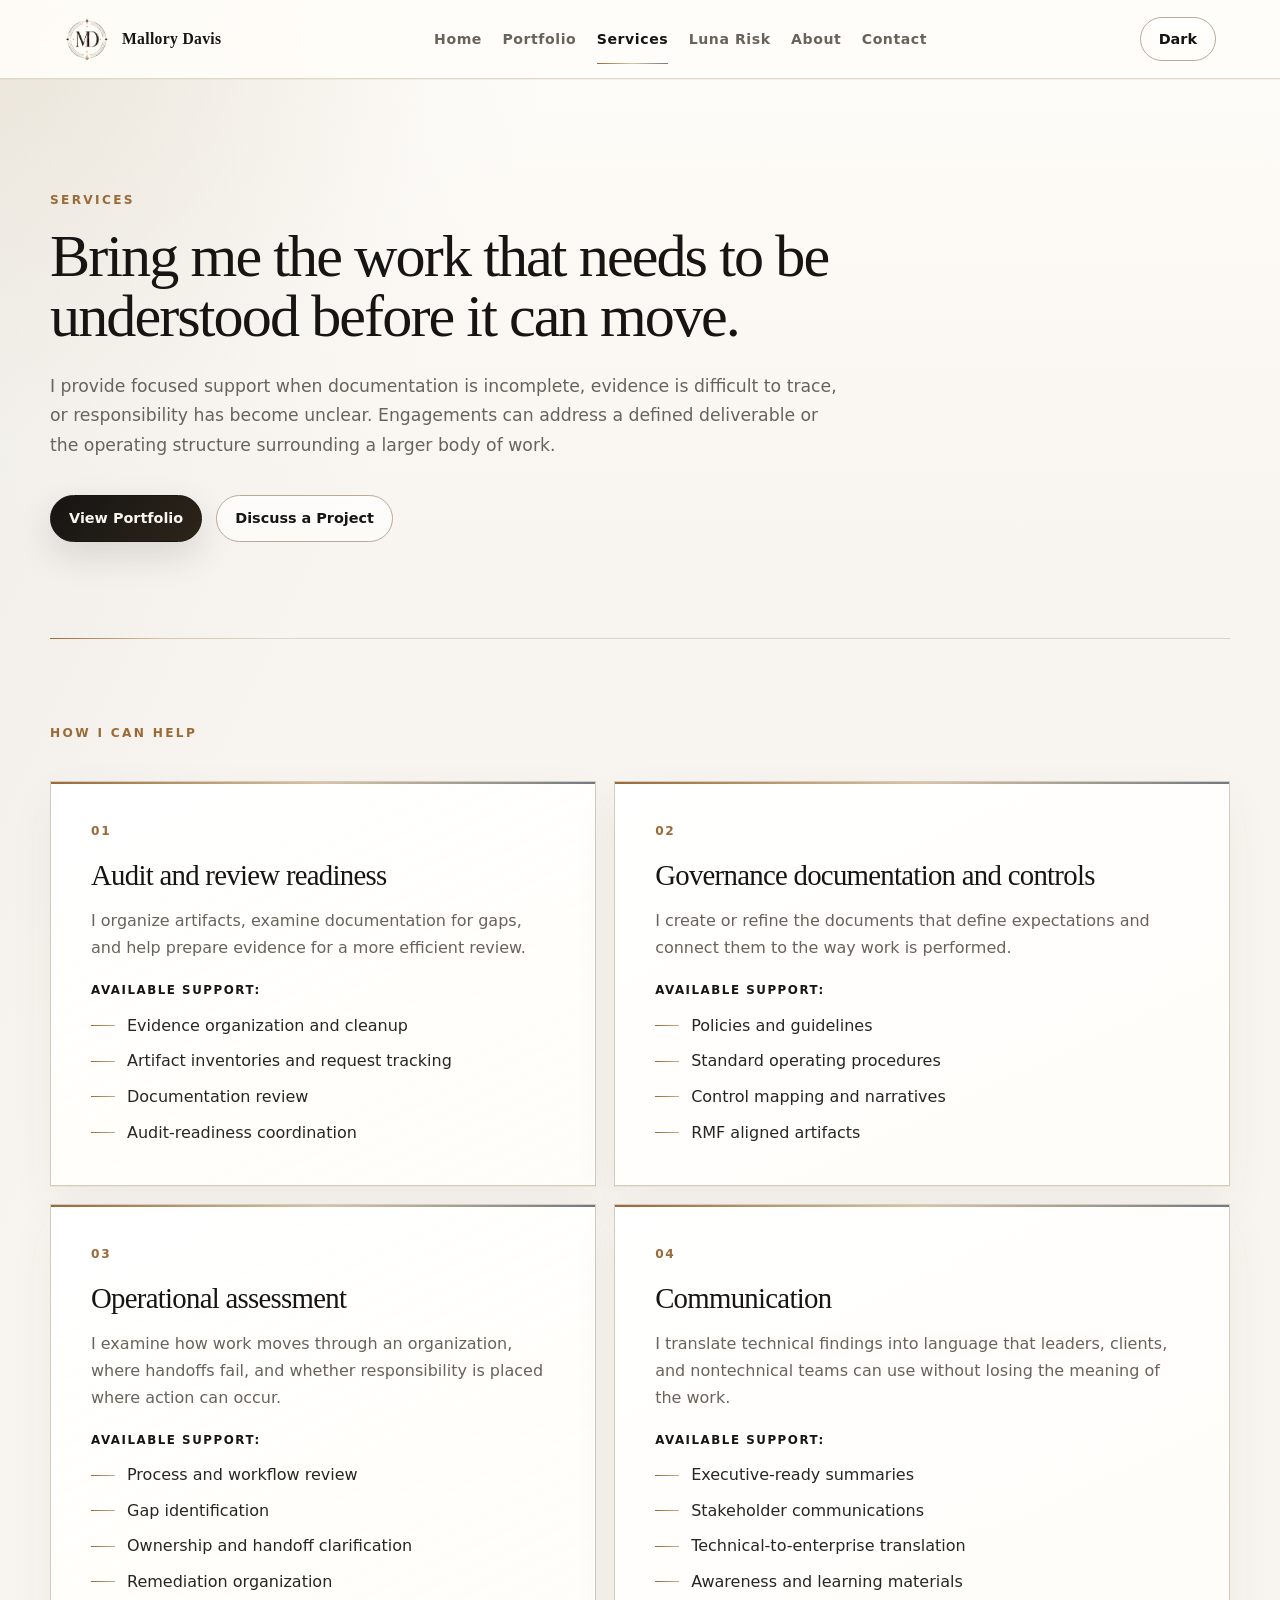
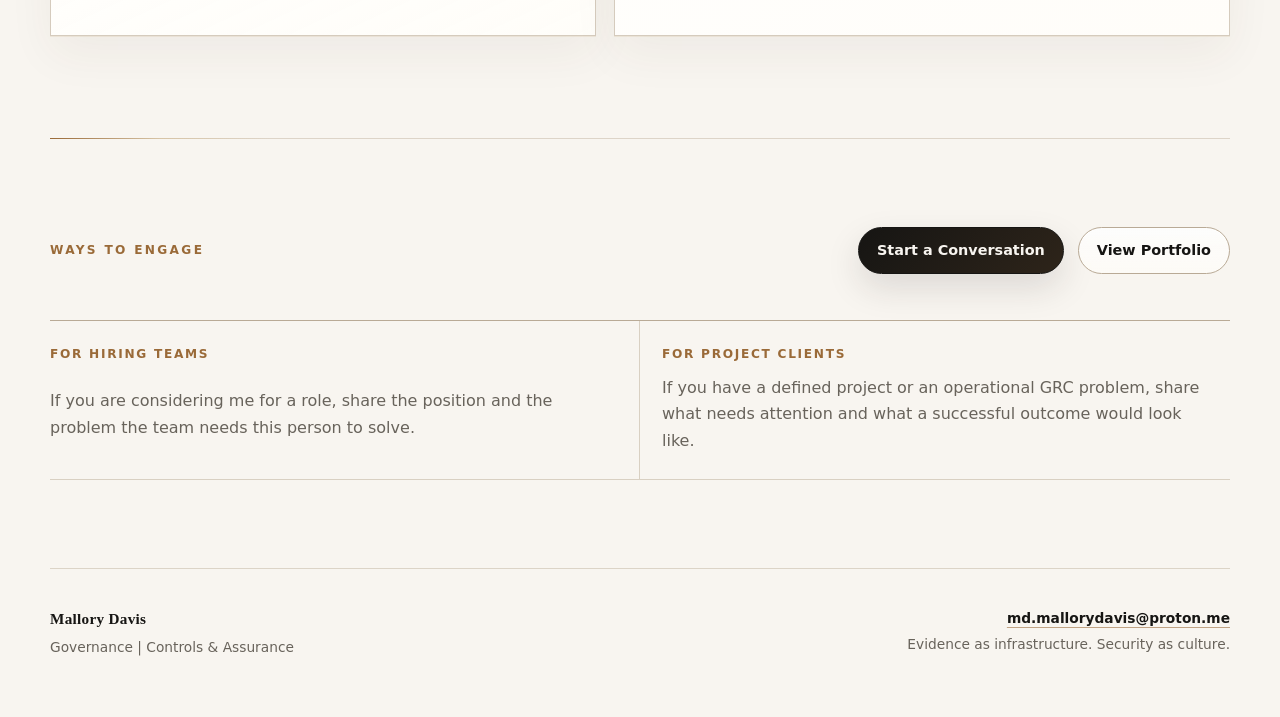
<file: services.html>
<!DOCTYPE html>
<html lang="en" data-theme="light">
<head>
  <meta charset="UTF-8" />
  <meta name="viewport" content="width=device-width, initial-scale=1.0" />
  <title>Services | Mallory Davis</title>
  <meta name="description" content="Focused project support from Mallory Davis for audit readiness, governance documentation, operational assessment, and technical communication." />
  <meta property="og:title" content="Services | Mallory Davis" />
  <meta property="og:description" content="Practical support for work that needs clearer documentation, stronger evidence, and dependable follow-through." />
  <meta property="og:type" content="website" />
  <link rel="stylesheet" href="css/styles.css?v=20260904-12" />
</head>

<body>
  <header class="site-header">
    <a class="brand" href="index.html" aria-label="Mallory Davis home">
      <span class="brand-mark">
        <img class="brand-logo brand-logo-light" src="assets/logo/md-light-precision-seal-transparent.png" alt="Mallory Davis MD precision seal." width="46" height="46" />
        <img class="brand-logo brand-logo-dark" src="assets/logo/md-dark-precision-seal.png" alt="Mallory Davis MD precision seal." width="46" height="46" />
      </span>
      <span class="brand-text">Mallory Davis</span>
    </a>
    <nav class="site-nav" aria-label="Main navigation">
      <a href="index.html">Home</a>
      <a href="portfolio.html">Portfolio</a>
      <a href="services.html" aria-current="page">Services</a>
      <a href="luna-risk.html">Luna Risk</a>
      <a href="about.html">About</a>
      <a href="contact.html">Contact</a>
    </nav>
    <button class="theme-toggle" type="button" data-theme-toggle aria-label="Switch color theme">Dark</button>
  </header>

  <main class="services-page">
    <section class="hero services-hero" aria-labelledby="services-title">
      <div class="hero-content">
        <p class="eyebrow">Services</p>
        <h1 class="page-title" id="services-title">Bring me the work that needs to be understood before it can move.</h1>
        <p class="hero-copy">I provide focused support when documentation is incomplete, evidence is difficult to trace, or responsibility has become unclear. Engagements can address a defined deliverable or the operating structure surrounding a larger body of work.</p>
        <div class="hero-actions">
          <a class="button primary" href="portfolio.html">View Portfolio</a>
          <a class="button secondary" href="contact.html">Discuss a Project</a>
        </div>
      </div>
    </section>

    <section class="section services-areas" aria-labelledby="services-areas-title">
      <div class="section-header">
        <div>
          <h2 class="kicker" id="services-areas-title">How I Can Help</h2>
        </div>
      </div>
      <div class="services-grid">
        <article class="service-card">
          <span class="number">01</span>
          <h3>Audit and review readiness</h3>
          <p>I organize artifacts, examine documentation for gaps, and help prepare evidence for a more efficient review.</p>
          <p class="support-label">Available support:</p>
          <ul class="service-list" aria-label="Audit and review readiness services">
            <li>Evidence organization and cleanup</li>
            <li>Artifact inventories and request tracking</li>
            <li>Documentation review</li>
            <li>Audit-readiness coordination</li>
          </ul>
        </article>
        <article class="service-card">
          <span class="number">02</span>
          <h3>Governance documentation and controls</h3>
          <p>I create or refine the documents that define expectations and connect them to the way work is performed.</p>
          <p class="support-label">Available support:</p>
          <ul class="service-list" aria-label="Governance documentation and controls services">
            <li>Policies and guidelines</li>
            <li>Standard operating procedures</li>
            <li>Control mapping and narratives</li>
            <li>RMF aligned artifacts</li>
          </ul>
        </article>
        <article class="service-card">
          <span class="number">03</span>
          <h3>Operational assessment</h3>
          <p>I examine how work moves through an organization, where handoffs fail, and whether responsibility is placed where action can occur.</p>
          <p class="support-label">Available support:</p>
          <ul class="service-list" aria-label="Operational assessment services">
            <li>Process and workflow review</li>
            <li>Gap identification</li>
            <li>Ownership and handoff clarification</li>
            <li>Remediation organization</li>
          </ul>
        </article>
        <article class="service-card">
          <span class="number">04</span>
          <h3>Communication</h3>
          <p>I translate technical findings into language that leaders, clients, and nontechnical teams can use without losing the meaning of the work.</p>
          <p class="support-label">Available support:</p>
          <ul class="service-list" aria-label="Communication services">
            <li>Executive-ready summaries</li>
            <li>Stakeholder communications</li>
            <li>Technical-to-enterprise translation</li>
            <li>Awareness and learning materials</li>
          </ul>
        </article>
      </div>
    </section>

    <section class="section engagement-section" aria-labelledby="engagement-title">
      <div class="engagement-heading">
        <h2 class="kicker" id="engagement-title">Ways to Engage</h2>
        <div class="button-row">
          <a class="button primary" href="contact.html">Start a Conversation</a>
          <a class="button secondary" href="portfolio.html">View Portfolio</a>
        </div>
      </div>
      <div class="engagement-list">
        <div><strong>For hiring teams</strong><p>If you are considering me for a role, share the position and the problem the team needs this person to solve.</p></div>
        <div><strong>For project clients</strong><p>If you have a defined project or an operational GRC problem, share what needs attention and what a successful outcome would look like.</p></div>
      </div>
    </section>
  </main>

  <footer class="page-footer">
    <div><strong>Mallory Davis</strong><span>Governance | Controls &amp; Assurance</span></div>
    <div class="footer-contact">
      <a href="mailto:md.mallorydavis@proton.me">md.mallorydavis@proton.me</a>
      <span>Evidence as infrastructure. Security as culture.</span>
    </div>
  </footer>
  <script src="js/main.js?v=20260904-3"></script>
</body>
</html>
</file>
<file: css/styles.css>
:root {
  color-scheme: light;
  --bg: #f8f5f0;
  --bg-quiet: #eee9e1;
  --surface: #fffdf9;
  --surface-raised: #ffffff;
  --text: #282623;
  --muted: #68635b;
  --heading: #161513;
  --border: #d9d0c2;
  --border-strong: #b9aa96;
  --bronze: #9a6a38;
  --champagne: #d7c4a6;
  --steel: #6f7a80;
  --amethyst: #7d679d;
  --amethyst-soft: #eee9f4;
  --shadow: 0 20px 60px rgba(76, 62, 44, 0.11);
  --max-width: 1180px;
  --font-display: "Playfair Display", Georgia, "Times New Roman", serif;
  --font-editorial: "Libre Baskerville", Georgia, "Times New Roman", serif;
  --font-interface: Montserrat, Inter, ui-sans-serif, system-ui, -apple-system, BlinkMacSystemFont, "Segoe UI", sans-serif;
}

[data-theme="dark"] {
  color-scheme: dark;
  --bg: #171615;
  --bg-quiet: #201e1b;
  --surface: #211f1c;
  --surface-raised: #282520;
  --text: #f1ece3;
  --muted: #b7afa3;
  --heading: #fffaf1;
  --border: #39352f;
  --border-strong: #6f6254;
  --bronze: #c6955a;
  --champagne: #ead5b4;
  --steel: #9aa8ae;
  --amethyst: #b7a2d4;
  --amethyst-soft: #2a2430;
  --shadow: 0 24px 70px rgba(0, 0, 0, 0.32);
}

* {
  box-sizing: border-box;
}

html {
  overflow-x: clip;
  scroll-behavior: smooth;
}

body {
  overflow-x: clip;
  min-width: 320px;
  margin: 0;
  background:
    radial-gradient(circle at top left, rgba(215, 196, 166, 0.3), transparent 28rem),
    linear-gradient(115deg, rgba(111, 122, 128, 0.08), transparent 34rem),
    linear-gradient(180deg, var(--surface) 0, var(--bg) 34rem);
  color: var(--text);
  font-family: var(--font-interface);
  line-height: 1.6;
  text-rendering: optimizeLegibility;
}

[data-theme="dark"] body {
  background:
    radial-gradient(circle at top left, rgba(198, 149, 90, 0.11), transparent 28rem),
    linear-gradient(115deg, rgba(154, 168, 174, 0.07), transparent 34rem),
    linear-gradient(180deg, #191816 0, var(--bg) 36rem);
}

body:has(.site-nav a[href="luna-risk.html"][aria-current="page"]) {
  background:
    radial-gradient(circle at top left, rgba(215, 196, 166, 0.26), transparent 28rem),
    radial-gradient(circle at top right, color-mix(in srgb, var(--amethyst) 13%, transparent), transparent 24rem),
    linear-gradient(180deg, var(--surface) 0, var(--bg) 34rem);
}

a {
  color: inherit;
}

.site-header {
  position: sticky;
  top: 0;
  z-index: 10;
  display: grid;
  grid-template-columns: auto minmax(0, 1fr) auto;
  align-items: center;
  gap: 24px;
  padding: 16px max(22px, 5vw);
  border-bottom: 1px solid color-mix(in srgb, var(--border) 82%, transparent);
  background: color-mix(in srgb, var(--surface) 92%, transparent);
  backdrop-filter: blur(20px);
  box-shadow: 0 1px 0 color-mix(in srgb, var(--champagne) 22%, transparent);
}

.brand {
  display: inline-flex;
  align-items: center;
  gap: 12px;
  color: var(--heading);
  text-decoration: none;
  font-weight: 700;
  letter-spacing: 0.01em;
  white-space: nowrap;
}

.seal {
  position: relative;
  display: grid;
  place-items: center;
  border-radius: 50%;
  border: 1px solid var(--bronze);
  color: var(--bronze);
  font-family: var(--font-display);
  letter-spacing: -0.07em;
  background:
    linear-gradient(135deg, color-mix(in srgb, var(--champagne) 34%, transparent), transparent 54%),
    var(--surface);
}

.seal::before {
  content: "";
  position: absolute;
  inset: 4px;
  border: 1px solid color-mix(in srgb, var(--steel) 42%, transparent);
  border-radius: inherit;
}

.seal::after {
  content: "";
  position: absolute;
  width: 42%;
  height: 1px;
  background: linear-gradient(90deg, var(--bronze), var(--steel));
  transform: rotate(-35deg);
}

body:has(.site-nav a[href="luna-risk.html"][aria-current="page"]) .seal::after {
  background: color-mix(in srgb, var(--amethyst) 58%, var(--steel));
}

.brand-mark {
  display: inline-grid;
  place-items: center;
  flex: 0 0 auto;
  width: 46px;
  height: 46px;
  border: 0;
  border-radius: 50%;
  background: transparent;
  box-shadow: none;
  line-height: 0;
  padding: 0;
}

.brand-logo {
  grid-area: 1 / 1;
  display: block;
  width: 46px;
  height: 46px;
  object-fit: contain;
  object-position: center;
}

.brand-logo-dark {
  display: none;
}

[data-theme="dark"] .brand-logo-light {
  display: none;
}

[data-theme="dark"] .brand-logo-dark {
  display: block;
}

.brand-text {
  font-family: var(--font-display);
  font-size: 0.98rem;
  font-weight: 600;
  letter-spacing: 0.02em;
}

.site-nav {
  display: flex;
  justify-content: center;
  gap: clamp(10px, 1.6vw, 24px);
  flex-wrap: wrap;
}

.site-nav a {
  position: relative;
  color: var(--muted);
  text-decoration: none;
  font-family: var(--font-interface);
  font-size: 0.88rem;
  font-weight: 650;
  letter-spacing: 0.04em;
  padding: 6px 0;
  transition: color 160ms ease;
}

.site-nav a:hover,
.site-nav a[aria-current="page"] {
  color: var(--heading);
}

.site-nav a[aria-current="page"]::after {
  content: "";
  position: absolute;
  left: 0;
  right: 0;
  bottom: -8px;
  height: 1px;
  background: linear-gradient(90deg, var(--bronze), var(--champagne), var(--steel));
}

.theme-toggle,
.button {
  display: inline-flex;
  align-items: center;
  justify-content: center;
  min-height: 44px;
  border: 1px solid var(--border-strong);
  border-radius: 999px;
  background:
    linear-gradient(180deg, color-mix(in srgb, var(--surface-raised) 78%, transparent), color-mix(in srgb, var(--surface) 70%, transparent));
  color: var(--heading);
  padding: 11px 18px;
  cursor: pointer;
  text-decoration: none;
  font-family: var(--font-interface);
  font-size: 0.9rem;
  font-weight: 700;
  box-shadow: inset 0 1px 0 color-mix(in srgb, #ffffff 58%, transparent);
  transition: transform 160ms ease, border-color 160ms ease, background 160ms ease, box-shadow 160ms ease;
}

.theme-toggle:hover,
.button:hover {
  transform: translateY(-1px);
  border-color: var(--bronze);
  box-shadow:
    inset 0 1px 0 color-mix(in srgb, #ffffff 58%, transparent),
    0 10px 28px rgba(74, 58, 36, 0.1);
}

.theme-toggle:focus-visible,
.button:focus-visible,
.site-nav a:focus-visible,
.brand:focus-visible {
  outline: 3px solid color-mix(in srgb, var(--steel) 45%, transparent);
  outline-offset: 4px;
}

body:has(.site-nav a[href="luna-risk.html"][aria-current="page"]) .theme-toggle:focus-visible,
body:has(.site-nav a[href="luna-risk.html"][aria-current="page"]) .button:focus-visible,
body:has(.site-nav a[href="luna-risk.html"][aria-current="page"]) .site-nav a:focus-visible,
body:has(.site-nav a[href="luna-risk.html"][aria-current="page"]) .brand:focus-visible {
  outline-color: color-mix(in srgb, var(--amethyst) 48%, transparent);
}

main {
  overflow: hidden;
}

.hero,
.proof-strip,
.signal-strip,
.section,
.page-footer {
  width: min(var(--max-width), calc(100% - 44px));
  margin: 0 auto;
}

.hero {
  display: grid;
  grid-template-columns: minmax(0, 1fr) minmax(280px, 392px);
  gap: clamp(42px, 7vw, 96px);
  align-items: center;
  min-height: calc(100svh - 83px);
  padding: clamp(64px, 9vw, 124px) 0 clamp(58px, 8vw, 104px);
}

.home-hero {
  grid-template-columns: minmax(0, 1fr) minmax(320px, 0.64fr);
  min-height: min(640px, calc(100svh - 83px));
}

.hero-content {
  max-width: 780px;
}

.home-descriptor {
  margin: 0 0 22px;
  color: var(--heading);
  font-family: var(--font-interface);
  font-size: clamp(1rem, 1.4vw, 1.16rem);
  font-weight: 700;
  letter-spacing: 0.035em;
}

.home-hero h1 {
  font-size: clamp(3rem, 4.5vw, 4.8rem);
}

.hero-line {
  display: block;
  white-space: nowrap;
}

.home-hero .hero-copy {
  max-width: 690px;
  text-align: left;
}

.hero-copy-secondary {
  margin-top: 16px;
}

.home-compass {
  position: relative;
  display: grid;
  place-items: center;
  min-height: 390px;
  padding: clamp(34px, 4vw, 52px);
  border: 1px solid color-mix(in srgb, var(--border-strong) 72%, var(--border));
  background:
    linear-gradient(150deg, color-mix(in srgb, var(--surface-raised) 96%, transparent), color-mix(in srgb, var(--bg-quiet) 74%, transparent)),
    var(--surface);
  box-shadow: var(--shadow);
}

.home-compass::before {
  content: "";
  position: absolute;
  inset: 12px;
  border: 1px solid color-mix(in srgb, var(--champagne) 54%, transparent);
  pointer-events: none;
}

.home-compass-logo {
  position: relative;
  display: block;
  width: min(82%, 320px);
  height: auto;
  filter: drop-shadow(0 24px 44px rgba(76, 62, 44, 0.15));
}

.home-compass-logo-dark {
  display: none;
}

[data-theme="dark"] .home-compass-logo-light {
  display: none;
}

[data-theme="dark"] .home-compass-logo-dark {
  display: block;
}

.eyebrow,
.kicker {
  margin: 0 0 16px;
  color: var(--bronze);
  font-family: var(--font-interface);
  text-transform: uppercase;
  letter-spacing: 0.19em;
  font-size: 0.76rem;
  font-weight: 800;
}

body:has(.site-nav a[href="luna-risk.html"][aria-current="page"]) .eyebrow,
body:has(.site-nav a[href="luna-risk.html"][aria-current="page"]) .kicker {
  color: var(--amethyst);
}

h1,
h2,
h3,
p {
  overflow-wrap: anywhere;
}

h1,
h2,
h3 {
  color: var(--heading);
}

h1 {
  max-width: 860px;
  margin: 0;
  font-family: var(--font-editorial);
  font-size: clamp(3rem, 5.5vw, 5.75rem);
  line-height: 0.98;
  letter-spacing: -0.032em;
  font-weight: 500;
}

.page-title {
  max-width: 850px;
  font-size: clamp(2.85rem, 5vw, 5.35rem);
  line-height: 0.99;
}

.hero-copy {
  max-width: 640px;
  margin: 26px 0 0;
  color: var(--muted);
  font-size: clamp(1.03rem, 1.35vw, 1.16rem);
  line-height: 1.72;
}

.hero-actions,
.button-row {
  display: flex;
  gap: 14px;
  flex-wrap: wrap;
  margin-top: 34px;
}

.button.primary {
  background:
    linear-gradient(135deg, var(--heading), color-mix(in srgb, var(--heading) 82%, var(--bronze)));
  color: var(--bg);
  border-color: var(--heading);
  box-shadow: 0 14px 34px rgba(38, 34, 29, 0.13);
}

[data-theme="dark"] .button.primary {
  color: #141414;
  background: var(--champagne);
  border-color: var(--champagne);
}

.button.secondary {
  color: var(--heading);
}

.hero-panel {
  position: relative;
  padding: clamp(28px, 3vw, 34px);
  border: 1px solid color-mix(in srgb, var(--border-strong) 72%, var(--border));
  background:
    linear-gradient(160deg, color-mix(in srgb, var(--surface-raised) 96%, transparent), color-mix(in srgb, var(--bg-quiet) 78%, transparent)),
    var(--surface);
  box-shadow: var(--shadow);
}

.hero-panel::before {
  content: "";
  position: absolute;
  inset: 12px;
  border: 1px solid color-mix(in srgb, var(--champagne) 58%, transparent);
  pointer-events: none;
}

.seal {
  width: 122px;
  height: 122px;
  margin-bottom: 36px;
  font-size: 1.65rem;
  box-shadow: inset 0 0 0 1px color-mix(in srgb, var(--champagne) 54%, transparent), 0 18px 50px rgba(104, 79, 48, 0.14);
}

.panel-label {
  margin: 0 0 8px;
  color: var(--steel);
  font-family: var(--font-interface);
  font-size: 0.76rem;
  font-weight: 850;
  letter-spacing: 0.14em;
  text-transform: uppercase;
}

.panel-statement {
  margin: 0;
  color: var(--heading);
  font-family: var(--font-editorial);
  font-size: clamp(1.65rem, 3vw, 2.4rem);
  line-height: 1.08;
  letter-spacing: -0.02em;
}

.panel-list {
  display: grid;
  gap: 12px;
  margin: 28px 0 0;
  padding: 0;
  list-style: none;
}

.panel-list li {
  display: flex;
  justify-content: space-between;
  gap: 18px;
  padding-top: 14px;
  border-top: 1px solid var(--border);
  color: var(--muted);
  font-size: 0.95rem;
}

.panel-list strong {
  color: var(--heading);
  font-size: 0.82rem;
  letter-spacing: 0.1em;
  text-transform: uppercase;
}

.section {
  position: relative;
  padding: clamp(62px, 8vw, 104px) 0;
  border-top: 1px solid color-mix(in srgb, var(--border) 86%, transparent);
}

.proof-strip {
  display: grid;
  grid-template-columns: repeat(4, minmax(0, 1fr));
  margin-top: clamp(-18px, -1.4vw, -8px);
  border: 1px solid color-mix(in srgb, var(--border) 88%, var(--border-strong));
  background:
    linear-gradient(90deg, color-mix(in srgb, var(--champagne) 18%, transparent), transparent 42%),
    color-mix(in srgb, var(--surface-raised) 92%, transparent);
  box-shadow:
    0 1px 0 color-mix(in srgb, var(--champagne) 30%, transparent),
    0 18px 48px rgba(69, 58, 42, 0.055);
}

.proof-strip a {
  display: grid;
  align-content: start;
  gap: 14px;
  min-height: 126px;
  padding: clamp(20px, 2.4vw, 28px);
  border-right: 1px solid var(--border);
  text-decoration: none;
  transition: background 160ms ease, color 160ms ease;
}

.proof-strip a:last-child {
  border-right: 0;
}

.proof-strip a:hover {
  background: color-mix(in srgb, var(--champagne) 12%, transparent);
}

.proof-strip span,
.work-card .meta,
.focus-preview span {
  color: var(--bronze);
  font-size: 0.74rem;
  font-weight: 850;
  letter-spacing: 0.14em;
  text-transform: uppercase;
  line-height: 1.35;
  overflow-wrap: anywhere;
}

.proof-strip strong {
  color: var(--heading);
  font-family: var(--font-editorial);
  font-size: clamp(1.08rem, 1.55vw, 1.42rem);
  font-weight: 500;
  line-height: 1.12;
  letter-spacing: -0.018em;
}

.signal-strip {
  display: grid;
  grid-template-columns: repeat(3, minmax(0, 1fr));
  margin-top: clamp(-18px, -1.4vw, -8px);
  border-top: 1px solid color-mix(in srgb, var(--border) 86%, transparent);
  border-bottom: 1px solid color-mix(in srgb, var(--border) 86%, transparent);
}

.home-capability-strip {
  grid-template-columns: repeat(4, minmax(0, 1fr));
}

.signal-strip div {
  padding: clamp(18px, 2.4vw, 28px);
  border-right: 1px solid color-mix(in srgb, var(--border) 86%, transparent);
}

.signal-strip div:last-child {
  border-right: 0;
}

.signal-strip span {
  display: block;
  color: var(--bronze);
  font-size: 0.74rem;
  font-weight: 850;
  letter-spacing: 0.14em;
  text-transform: uppercase;
}

.signal-strip p {
  margin: 10px 0 0;
  color: var(--muted);
  font-size: clamp(0.98rem, 1.15vw, 1.08rem);
  line-height: 1.62;
}

.capability-list {
  display: grid;
  gap: 9px;
  margin: 16px 0 0;
  padding: 0;
  list-style: none;
  color: var(--muted);
  font-size: clamp(0.9rem, 1vw, 1rem);
}

.capability-list li {
  display: grid;
  grid-template-columns: 22px minmax(0, 1fr);
  gap: 10px;
  align-items: center;
  line-height: 1.45;
}

.capability-list li::before {
  content: "";
  width: 22px;
  height: 1px;
  background: linear-gradient(90deg, var(--bronze), color-mix(in srgb, var(--champagne) 72%, var(--bronze)));
}

.capability-statement {
  margin: 16px 0 0;
  color: var(--muted);
  font-size: clamp(0.9rem, 1vw, 1rem);
  line-height: 1.58;
}

.section::before {
  content: "";
  position: absolute;
  top: -1px;
  left: 0;
  width: min(220px, 36vw);
  height: 1px;
  background: linear-gradient(90deg, var(--bronze), var(--champagne), transparent);
}

.section-header {
  display: grid;
  grid-template-columns: minmax(0, 0.85fr) minmax(260px, 0.65fr);
  gap: clamp(28px, 5vw, 56px);
  align-items: end;
  margin-bottom: 36px;
}

h2 {
  margin: 0;
  font-family: var(--font-editorial);
  max-width: 780px;
  font-size: clamp(2rem, 3.55vw, 3.55rem);
  line-height: 1.05;
  letter-spacing: -0.026em;
  font-weight: 500;
}

.section-header p,
.lede {
  margin: 0;
  color: var(--muted);
  font-size: 1.02rem;
  line-height: 1.72;
}

.grid {
  display: grid;
  grid-template-columns: repeat(3, minmax(0, 1fr));
  gap: 18px;
}

.grid.two {
  grid-template-columns: repeat(2, minmax(0, 1fr));
}

.featured-section {
  border-top: 0;
}

.featured-section::before {
  display: none;
}

.work-grid {
  display: grid;
  grid-template-columns: 1.08fr 0.96fr 0.96fr;
  gap: 18px;
}

.work-card {
  position: relative;
  display: grid;
  align-content: space-between;
  gap: clamp(22px, 3vw, 34px);
  min-height: 358px;
  padding: clamp(26px, 3.4vw, 40px);
  border: 1px solid color-mix(in srgb, var(--border) 88%, var(--border-strong));
  background:
    linear-gradient(155deg, color-mix(in srgb, var(--surface-raised) 94%, transparent), color-mix(in srgb, var(--surface) 80%, transparent)),
    var(--surface);
  box-shadow:
    0 1px 0 color-mix(in srgb, var(--champagne) 28%, transparent),
    0 20px 52px rgba(69, 58, 42, 0.07);
}

.work-card::before {
  content: "";
  position: absolute;
  top: 0;
  left: 0;
  right: 0;
  height: 3px;
  background: linear-gradient(90deg, var(--bronze), var(--champagne), var(--steel));
}

.work-card h3 {
  max-width: 16ch;
  margin: 0;
  font-family: var(--font-editorial);
  font-size: clamp(1.72rem, 2.9vw, 2.72rem);
  font-weight: 500;
  line-height: 1.03;
  letter-spacing: -0.027em;
}

.work-card p {
  margin: 0;
  color: var(--muted);
  line-height: 1.72;
}

.work-card a {
  width: fit-content;
  color: var(--heading);
  font-weight: 850;
  text-decoration-color: color-mix(in srgb, var(--bronze) 58%, transparent);
  text-underline-offset: 5px;
}

.proof-strip a:focus-visible,
.work-card a:focus-visible,
.artifact-card a:focus-visible,
.contact-option-card a:focus-visible {
  outline: 3px solid color-mix(in srgb, var(--steel) 45%, transparent);
  outline-offset: 4px;
}

.card,
.feature-card,
.contact-card {
  border: 1px solid color-mix(in srgb, var(--border) 88%, var(--border-strong));
  background:
    linear-gradient(155deg, color-mix(in srgb, var(--surface-raised) 94%, transparent), color-mix(in srgb, var(--surface) 84%, transparent)),
    var(--surface);
  box-shadow:
    0 1px 0 color-mix(in srgb, var(--champagne) 28%, transparent),
    0 18px 44px rgba(69, 58, 42, 0.06);
}

.card {
  position: relative;
  min-height: 252px;
  padding: clamp(24px, 3vw, 30px);
}

.card::before {
  content: "";
  position: absolute;
  top: 0;
  left: 0;
  right: 0;
  height: 2px;
  background: linear-gradient(90deg, var(--bronze), var(--champagne), var(--steel));
}

.card .number {
  display: block;
  margin-bottom: clamp(38px, 5vw, 54px);
  color: var(--steel);
  font-size: 0.78rem;
  font-weight: 850;
  letter-spacing: 0.13em;
}

h3 {
  margin: 0 0 12px;
  font-size: 1.22rem;
  line-height: 1.22;
}

.card p,
.feature-card p,
.contact-card p {
  margin: 0;
  color: var(--muted);
}

.feature-card {
  display: grid;
  gap: 20px;
  padding: clamp(26px, 4vw, 42px);
}

.feature-card .meta {
  color: var(--bronze);
  font-size: 0.78rem;
  font-weight: 850;
  letter-spacing: 0.14em;
  text-transform: uppercase;
}

.feature-card h3 {
  font-family: var(--font-editorial);
  font-size: clamp(1.7rem, 3vw, 2.65rem);
  line-height: 1.05;
  font-weight: 500;
  letter-spacing: -0.025em;
}

.tag-list {
  display: flex;
  flex-wrap: wrap;
  gap: 8px;
  margin: 8px 0 0;
  padding: 0;
  list-style: none;
}

.tag-list li {
  border: 1px solid var(--border);
  border-radius: 999px;
  padding: 6px 10px;
  color: var(--muted);
  background: color-mix(in srgb, var(--surface) 70%, transparent);
  font-size: 0.78rem;
  font-weight: 700;
}

.statement-band {
  display: grid;
  grid-template-columns: 0.7fr 1fr;
  gap: 36px;
  align-items: center;
  padding: clamp(28px, 5vw, 48px);
  border: 1px solid var(--border-strong);
  background:
    linear-gradient(120deg, color-mix(in srgb, var(--champagne) 19%, transparent), transparent),
    var(--surface);
}

body:has(.site-nav a[href="luna-risk.html"][aria-current="page"]) .statement-band {
  border-color: color-mix(in srgb, var(--amethyst) 32%, var(--border-strong));
  background:
    linear-gradient(120deg, color-mix(in srgb, var(--amethyst-soft) 54%, transparent), transparent),
    var(--surface);
}

.statement-band p {
  margin: 0;
  color: var(--muted);
  font-size: 1.08rem;
}

.split-section {
  display: grid;
  grid-template-columns: minmax(0, 0.82fr) minmax(320px, 0.94fr);
  gap: clamp(34px, 6vw, 78px);
  align-items: start;
}

.section-copy {
  max-width: 620px;
}

.section-copy .lede {
  margin-top: 22px;
}

.focus-preview {
  display: grid;
  border-top: 1px solid var(--border-strong);
}

.focus-preview div {
  display: grid;
  grid-template-columns: 58px 0.72fr 1fr;
  gap: 18px;
  align-items: start;
  padding: 24px 0;
  border-bottom: 1px solid var(--border);
}

.focus-preview strong {
  color: var(--heading);
  font-size: 1rem;
}

.focus-preview p {
  margin: 0;
  color: var(--muted);
  line-height: 1.64;
}

.luna-preview {
  border-top-color: color-mix(in srgb, var(--amethyst) 20%, var(--border));
}

.luna-preview::before {
  background: linear-gradient(90deg, color-mix(in srgb, var(--amethyst) 45%, var(--steel)), transparent);
}

.luna-panel {
  position: relative;
  display: grid;
  grid-template-columns: minmax(0, 0.9fr) minmax(260px, 0.64fr) auto;
  gap: clamp(24px, 4vw, 52px);
  align-items: center;
  padding: clamp(30px, 5vw, 56px);
  border: 1px solid color-mix(in srgb, var(--amethyst) 26%, var(--border));
  background:
    linear-gradient(120deg, color-mix(in srgb, var(--amethyst-soft) 48%, transparent), transparent 56%),
    color-mix(in srgb, var(--surface-raised) 90%, transparent);
}

.luna-panel::before {
  content: "";
  position: absolute;
  inset: 14px;
  border: 1px solid color-mix(in srgb, var(--amethyst) 16%, transparent);
  pointer-events: none;
}

.luna-panel .kicker {
  color: var(--amethyst);
}

.luna-panel p,
.luna-panel .button,
.luna-panel h2,
.luna-panel .kicker {
  position: relative;
}

.luna-panel p {
  margin: 0;
  color: var(--muted);
  line-height: 1.72;
}

.luna-panel .button {
  white-space: nowrap;
  border-color: color-mix(in srgb, var(--amethyst) 36%, var(--border-strong));
}

.cta-section {
  display: grid;
  grid-template-columns: minmax(0, 0.95fr) minmax(280px, 0.58fr);
  gap: clamp(32px, 5vw, 64px);
  align-items: end;
  padding-bottom: clamp(72px, 9vw, 118px);
}

.cta-actions {
  display: grid;
  justify-items: start;
  gap: 24px;
}

.cta-actions p {
  margin: 0;
  color: var(--muted);
  line-height: 1.72;
}

.contact-card {
  padding: clamp(28px, 5vw, 48px);
}

.contact-card a:not(.button) {
  color: var(--heading);
  font-weight: 800;
  text-decoration-color: color-mix(in srgb, var(--bronze) 58%, transparent);
  text-underline-offset: 4px;
}

.contact-page .contact-hero {
  min-height: min(720px, calc(100svh - 80px));
}

.contact-page .contact-card {
  align-self: center;
  border-color: color-mix(in srgb, var(--border-strong) 78%, var(--champagne));
  background:
    linear-gradient(145deg, color-mix(in srgb, var(--champagne) 17%, transparent), transparent 48%),
    linear-gradient(180deg, color-mix(in srgb, var(--surface-raised) 96%, transparent), color-mix(in srgb, var(--surface) 92%, transparent));
}

.contact-page .contact-card .panel-statement {
  margin-top: 14px;
  font-size: clamp(1rem, 1.35vw, 1.18rem);
  line-height: 1.25;
}

.contact-page .contact-card .panel-statement a {
  overflow-wrap: break-word;
}

.contact-availability {
  padding-top: clamp(54px, 7vw, 88px);
}

.contact-note {
  display: grid;
  grid-template-columns: minmax(180px, 0.28fr) minmax(0, 1fr);
  gap: clamp(18px, 4vw, 46px);
  align-items: start;
  padding: clamp(24px, 4vw, 36px);
  border: 1px solid color-mix(in srgb, var(--border-strong) 72%, var(--border));
  background:
    linear-gradient(90deg, color-mix(in srgb, var(--champagne) 16%, transparent), transparent 48%),
    color-mix(in srgb, var(--surface-raised) 88%, transparent);
  box-shadow: 0 18px 52px rgba(69, 58, 42, 0.06);
}

.contact-note strong {
  color: var(--heading);
  font-size: 0.9rem;
  letter-spacing: 0.12em;
  text-transform: uppercase;
}

.contact-note span {
  color: var(--muted);
  line-height: 1.72;
}

.contact-options-grid {
  display: grid;
  grid-template-columns: repeat(4, minmax(0, 1fr));
  border: 1px solid color-mix(in srgb, var(--border) 86%, var(--border-strong));
  background: color-mix(in srgb, var(--surface-raised) 86%, transparent);
}

.contact-options-grid:has(.contact-option-card:only-child) {
  grid-template-columns: minmax(0, 0.58fr);
}

.contact-option-card {
  display: grid;
  align-content: start;
  gap: 14px;
  min-height: 292px;
  padding: clamp(22px, 3vw, 32px);
  border-right: 1px solid var(--border);
}

.contact-option-card:last-child {
  border-right: 0;
}

.contact-option-card > span {
  width: fit-content;
  border: 1px solid color-mix(in srgb, var(--border-strong) 72%, var(--champagne));
  border-radius: 999px;
  padding: 7px 10px;
  color: var(--steel);
  background: color-mix(in srgb, var(--surface) 74%, transparent);
  font-size: 0.72rem;
  font-weight: 850;
  letter-spacing: 0.12em;
  text-transform: uppercase;
}

.contact-option-card h3,
.inquiry-card h3 {
  margin: 0;
  color: var(--heading);
  font-family: var(--font-editorial);
  font-weight: 500;
  letter-spacing: -0.015em;
}

.contact-option-card h3 {
  font-size: clamp(1.45rem, 2vw, 1.9rem);
}

.contact-option-card p,
.inquiry-card p,
.contact-link-note {
  margin: 0;
  color: var(--muted);
  line-height: 1.68;
}

.contact-option-card a {
  align-self: end;
  color: var(--heading);
  font-weight: 800;
  text-decoration-color: color-mix(in srgb, var(--bronze) 54%, transparent);
  text-underline-offset: 4px;
}

.contact-link-note {
  margin-top: 18px;
  font-size: 0.92rem;
}

.inquiry-grid {
  display: grid;
  grid-template-columns: repeat(3, minmax(0, 1fr));
  gap: 16px;
}

.inquiry-card {
  display: grid;
  gap: 14px;
  min-height: 210px;
  padding: clamp(22px, 3vw, 30px);
  border: 1px solid color-mix(in srgb, var(--border) 86%, var(--border-strong));
  background:
    linear-gradient(155deg, color-mix(in srgb, var(--surface-raised) 90%, transparent), color-mix(in srgb, var(--surface) 82%, transparent)),
    var(--surface);
}

.inquiry-card h3 {
  font-size: clamp(1.3rem, 1.8vw, 1.7rem);
}

.contact-cta {
  display: grid;
  grid-template-columns: minmax(0, 0.9fr) minmax(280px, 0.6fr);
  gap: clamp(32px, 5vw, 64px);
  align-items: end;
  padding-bottom: clamp(72px, 9vw, 118px);
}

.contact-cta .luna-contact-link {
  border-color: color-mix(in srgb, var(--amethyst) 24%, var(--border-strong));
}

.contact-steps {
  display: grid;
  gap: 0;
  margin: 26px 0 0;
  padding: 0;
  list-style: none;
  border-top: 1px solid var(--border);
}

.contact-steps li {
  display: grid;
  grid-template-columns: 40px minmax(0, 1fr);
  gap: 14px;
  padding: 14px 0;
  border-bottom: 1px solid var(--border);
}

.contact-steps span {
  color: var(--bronze);
  font-size: 0.76rem;
  font-weight: 850;
  letter-spacing: 0.12em;
}

.contact-steps p {
  margin: 0;
  color: var(--muted);
  line-height: 1.55;
}

.intake-section {
  padding-top: clamp(54px, 7vw, 88px);
}

.intake-tabs {
  display: grid;
  grid-template-columns: repeat(2, minmax(0, 1fr));
  gap: 18px;
  margin-bottom: 22px;
}

.intake-tab {
  display: grid;
  gap: 8px;
  min-height: 132px;
  border: 1px solid var(--border-strong);
  border-radius: 0;
  padding: 24px;
  background:
    linear-gradient(155deg, color-mix(in srgb, var(--surface-raised) 94%, transparent), color-mix(in srgb, var(--surface) 82%, transparent)),
    var(--surface);
  color: var(--heading);
  cursor: pointer;
  font: inherit;
  text-align: left;
  box-shadow: 0 12px 30px rgba(69, 58, 42, 0.045);
  transition: border-color 160ms ease, transform 160ms ease, background 160ms ease;
}

.intake-tab strong {
  font-family: var(--font-editorial);
  font-size: clamp(1.28rem, 1.8vw, 1.7rem);
  font-weight: 500;
  line-height: 1.12;
}

.intake-tab span {
  color: var(--muted);
  font-size: 0.92rem;
  line-height: 1.55;
}

.intake-tab:hover,
.intake-tab:focus-visible {
  border-color: var(--bronze);
  transform: translateY(-1px);
}

.intake-tab:focus-visible,
.intake-form input:focus-visible,
.intake-form select:focus-visible,
.intake-form textarea:focus-visible {
  outline: 3px solid color-mix(in srgb, var(--steel) 45%, transparent);
  outline-offset: 3px;
}

.intake-tab.is-active {
  border-color: var(--heading);
  background:
    linear-gradient(135deg, color-mix(in srgb, var(--champagne) 18%, transparent), transparent 62%),
    var(--surface-raised);
}

[data-theme="dark"] .intake-tab.is-active {
  border-color: var(--champagne);
  color: var(--heading);
}

.intake-panel {
  display: grid;
  grid-template-columns: minmax(240px, 0.52fr) minmax(0, 1fr);
  gap: clamp(30px, 5vw, 64px);
  padding: clamp(28px, 4vw, 48px);
  border: 1px solid color-mix(in srgb, var(--border) 88%, var(--border-strong));
  background:
    linear-gradient(155deg, color-mix(in srgb, var(--surface-raised) 94%, transparent), color-mix(in srgb, var(--surface) 82%, transparent)),
    var(--surface);
  box-shadow: 0 18px 44px rgba(69, 58, 42, 0.055);
}

.intake-panel[hidden] {
  display: none;
}

.intake-intro h3 {
  margin: 0;
  font-family: var(--font-editorial);
  font-size: clamp(1.6rem, 2.5vw, 2.35rem);
  font-weight: 500;
  line-height: 1.08;
}

.intake-intro > p:last-child {
  margin: 18px 0 0;
  color: var(--muted);
  line-height: 1.68;
}

.intake-form {
  display: grid;
  gap: 26px;
}

.field-grid {
  display: grid;
  grid-template-columns: repeat(2, minmax(0, 1fr));
  gap: 20px 18px;
}

.field-grid label {
  display: grid;
  align-content: start;
  gap: 8px;
  color: var(--heading);
  font-size: 0.88rem;
  font-weight: 750;
}

.field-wide {
  grid-column: 1 / -1;
}

.intake-form input,
.intake-form select,
.intake-form textarea {
  width: 100%;
  min-height: 46px;
  border: 1px solid var(--border-strong);
  border-radius: 0;
  background: color-mix(in srgb, var(--surface-raised) 88%, transparent);
  color: var(--text);
  padding: 11px 12px;
  font: inherit;
  font-size: 1rem;
}

.intake-form textarea {
  min-height: 112px;
  resize: vertical;
}

.intake-form small {
  color: var(--muted);
  font-size: 0.78rem;
  font-weight: 500;
}

.intake-form .button {
  justify-self: start;
}

.intake-form .form-note {
  margin: -10px 0 0;
  color: var(--muted);
  font-size: 0.82rem;
  line-height: 1.55;
}

.contact-boundary {
  display: grid;
  grid-template-columns: minmax(0, 0.82fr) minmax(320px, 0.94fr);
  gap: clamp(34px, 6vw, 78px);
  align-items: start;
  padding-bottom: clamp(72px, 9vw, 118px);
}

.contact-boundary > div:last-child {
  display: grid;
  gap: 18px;
}

.contact-boundary p {
  margin: 0;
  color: var(--muted);
  line-height: 1.72;
}

.contact-boundary a {
  color: var(--heading);
  font-weight: 750;
  text-decoration-color: color-mix(in srgb, var(--bronze) 58%, transparent);
  text-underline-offset: 4px;
}

@media (max-width: 920px) {
  .intake-panel,
  .contact-boundary {
    grid-template-columns: 1fr;
  }
}

@media (max-width: 620px) {
  .intake-tabs,
  .intake-tab {
    width: 100%;
  }

  .intake-tabs {
    grid-template-columns: 1fr;
  }

  .intake-panel {
    padding: 24px 20px;
  }

  .field-grid {
    grid-template-columns: 1fr;
  }

  .field-wide {
    grid-column: auto;
  }
}

.page-footer {
  display: flex;
  justify-content: space-between;
  align-items: flex-start;
  gap: 20px;
  padding: clamp(28px, 4vw, 38px) 0 clamp(42px, 6vw, 58px);
  color: var(--muted);
  font-size: 0.86rem;
  border-top: 1px solid color-mix(in srgb, var(--border) 88%, transparent);
}

.page-footer div {
  display: grid;
  gap: 5px;
}

.page-footer strong {
  color: var(--heading);
  font-family: var(--font-display);
  font-size: 0.95rem;
  font-weight: 600;
  letter-spacing: 0.02em;
}

.portfolio-page .portfolio-hero {
  grid-template-columns: minmax(0, 1fr);
  min-height: auto;
  padding-top: clamp(70px, 9vw, 112px);
  padding-bottom: clamp(64px, 8vw, 96px);
}

.portfolio-page .hero-content {
  max-width: 930px;
}

.portfolio-page .hero-copy {
  max-width: 800px;
}

.portfolio-intro {
  padding-top: clamp(54px, 7vw, 88px);
}

.portfolio-context-actions {
  margin: -4px 0 clamp(34px, 5vw, 52px);
}

.portfolio-support-line {
  max-width: 780px;
  margin: 0 0 24px;
  color: var(--muted);
  font-size: clamp(1rem, 1.25vw, 1.12rem);
  line-height: 1.68;
}

.role-alignment {
  display: grid;
  grid-template-columns: minmax(160px, 0.28fr) minmax(0, 1fr);
  gap: 18px;
  align-items: start;
  margin-bottom: clamp(24px, 4vw, 42px);
  padding: 20px 0;
  border-top: 1px solid var(--border-strong);
  border-bottom: 1px solid var(--border);
}

.role-alignment h3 {
  margin: 0;
  color: var(--bronze);
  font-family: var(--font-interface);
  font-size: 0.76rem;
  font-weight: 850;
  letter-spacing: 0.14em;
  text-transform: uppercase;
}

.role-alignment ul {
  display: flex;
  flex-wrap: wrap;
  gap: 10px;
  margin: 0;
  padding: 0;
  list-style: none;
}

.role-alignment li {
  border: 1px solid color-mix(in srgb, var(--border) 82%, var(--steel));
  border-radius: 999px;
  padding: 8px 12px;
  color: var(--muted);
  background: color-mix(in srgb, var(--surface-raised) 86%, transparent);
  font-size: 0.78rem;
  font-weight: 760;
}

.case-study-card {
  display: grid;
  grid-template-columns: minmax(0, 0.95fr) minmax(320px, 0.85fr);
  gap: clamp(24px, 4vw, 52px);
  align-items: start;
  padding: clamp(28px, 5vw, 52px);
  border: 1px solid color-mix(in srgb, var(--border-strong) 72%, var(--border));
  background:
    linear-gradient(130deg, color-mix(in srgb, var(--champagne) 16%, transparent), transparent 52%),
    color-mix(in srgb, var(--surface-raised) 90%, transparent);
  box-shadow:
    0 1px 0 color-mix(in srgb, var(--champagne) 28%, transparent),
    0 20px 54px rgba(69, 58, 42, 0.07);
}

.case-study-card h3,
.artifact-card h3 {
  margin: 0;
  font-family: var(--font-editorial);
  font-weight: 500;
  letter-spacing: -0.025em;
}

.case-study-card h3 a,
.artifact-card h3 a {
  color: inherit;
  text-decoration-color: color-mix(in srgb, var(--bronze) 48%, transparent);
  text-underline-offset: 5px;
}

.case-study-card h3 {
  max-width: 20ch;
  font-size: clamp(1.95rem, 3.4vw, 3.1rem);
  line-height: 1.02;
}

.case-study-card p {
  margin: 0;
  color: var(--muted);
  line-height: 1.72;
}

.case-study-card .button {
  align-self: end;
  justify-self: start;
  white-space: nowrap;
}

.artifact-section {
  padding-top: clamp(62px, 8vw, 104px);
}

.artifact-grid {
  display: grid;
  grid-template-columns: repeat(2, minmax(0, 1fr));
  gap: 18px;
}

.artifact-card {
  position: relative;
  display: grid;
  gap: 18px;
  align-content: start;
  min-height: 344px;
  padding: clamp(24px, 3vw, 32px);
  border: 1px solid color-mix(in srgb, var(--border) 86%, var(--border-strong));
  background:
    linear-gradient(155deg, color-mix(in srgb, var(--surface-raised) 94%, transparent), color-mix(in srgb, var(--surface) 82%, transparent)),
    var(--surface);
  box-shadow:
    0 1px 0 color-mix(in srgb, var(--champagne) 28%, transparent),
    0 18px 44px rgba(69, 58, 42, 0.055);
}

.artifact-card::before {
  content: "";
  position: absolute;
  top: 0;
  left: 0;
  right: 0;
  height: 2px;
  background: linear-gradient(90deg, var(--bronze), var(--champagne), var(--steel));
}

.artifact-card h3 {
  max-width: none;
  font-size: clamp(1.45rem, 2.2vw, 2rem);
  line-height: 1.08;
}

.artifact-card p {
  margin: 0;
  color: var(--muted);
  line-height: 1.68;
}

.artifact-card a {
  width: fit-content;
  color: var(--heading);
  font-weight: 850;
  text-decoration-color: color-mix(in srgb, var(--bronze) 58%, transparent);
  text-underline-offset: 5px;
}

.case-study-card .meta,
.artifact-card .meta {
  color: var(--bronze);
  font-size: 0.76rem;
  font-weight: 850;
  letter-spacing: 0.14em;
  text-transform: uppercase;
}

.portfolio-page .tag-list {
  margin-top: 0;
}

.portfolio-page .case-study-card .tag-list {
  grid-column: 1 / -1;
}

@media (min-width: 821px) {
  .portfolio-page .tag-list {
    flex-wrap: nowrap;
  }
}

.portfolio-page .tag-list li {
  border-color: color-mix(in srgb, var(--border) 82%, var(--steel));
  padding: 5px 9px;
  color: color-mix(in srgb, var(--muted) 86%, transparent);
  background: transparent;
  font-size: 0.72rem;
  font-weight: 650;
}

.focus-page .focus-hero {
  min-height: min(780px, calc(100svh - 80px));
}

.focus-page .hero-copy {
  max-width: 720px;
}

.services-page .services-hero {
  grid-template-columns: minmax(0, 1fr);
  min-height: auto;
  padding-top: clamp(70px, 9vw, 112px);
  padding-bottom: clamp(64px, 8vw, 96px);
}

.services-page .hero-content {
  max-width: 930px;
}

.services-page .page-title {
  max-width: 900px;
  font-size: clamp(2.75rem, 4.7vw, 5rem);
}

.services-page .hero-copy {
  max-width: 800px;
}

.services-areas {
  padding-top: clamp(54px, 7vw, 88px);
}

.services-areas .section-header {
  display: block;
  margin-bottom: clamp(28px, 4vw, 42px);
}

.services-areas .section-header h2 {
  max-width: 720px;
}

.services-grid {
  display: grid;
  grid-template-columns: minmax(0, 0.94fr) minmax(0, 1.06fr);
  gap: 18px;
}

.service-card {
  position: relative;
  display: grid;
  gap: 18px;
  align-content: start;
  min-height: 360px;
  padding: clamp(26px, 3.4vw, 40px);
  border: 1px solid color-mix(in srgb, var(--border) 88%, var(--border-strong));
  background:
    linear-gradient(155deg, color-mix(in srgb, var(--surface-raised) 94%, transparent), color-mix(in srgb, var(--surface) 82%, transparent)),
    var(--surface);
  box-shadow:
    0 1px 0 color-mix(in srgb, var(--champagne) 28%, transparent),
    0 18px 44px rgba(69, 58, 42, 0.055);
}

.service-card::before {
  content: "";
  position: absolute;
  inset: 0 0 auto;
  height: 2px;
  background: linear-gradient(90deg, var(--bronze), var(--champagne), var(--steel));
}

.service-card-luna {
  border-color: color-mix(in srgb, var(--amethyst) 24%, var(--border));
  background:
    linear-gradient(150deg, color-mix(in srgb, var(--surface-raised) 94%, transparent), color-mix(in srgb, var(--amethyst-soft) 28%, transparent)),
    var(--surface);
}

.service-card-luna::before {
  background: linear-gradient(90deg, color-mix(in srgb, var(--amethyst) 52%, var(--steel)), var(--champagne));
}

.service-card .number,
.engagement-list strong {
  color: var(--bronze);
  font-size: 0.76rem;
  font-weight: 850;
  letter-spacing: 0.14em;
  text-transform: uppercase;
}

.service-card h3 {
  max-width: none;
  margin: 0;
  font-family: var(--font-editorial);
  font-size: clamp(1.65rem, 2.25vw, 2.12rem);
  font-weight: 500;
  line-height: 1.06;
  letter-spacing: -0.025em;
}

.service-card > p,
.engagement-list p,
.services-cta .cta-actions > p {
  margin: 0;
  color: var(--muted);
  line-height: 1.68;
}

.service-card .support-label {
  margin: 2px 0 -8px;
  color: var(--heading);
  font-size: 0.74rem;
  font-weight: 800;
  letter-spacing: 0.13em;
  line-height: 1.4;
  text-transform: uppercase;
}

.service-list {
  display: grid;
  gap: 10px;
  margin: 4px 0 0;
  padding: 0;
  list-style: none;
  color: var(--text);
}

.service-list li {
  display: grid;
  grid-template-columns: 24px minmax(0, 1fr);
  gap: 12px;
  align-items: center;
}

.service-list li::before {
  content: "";
  width: 24px;
  height: 1px;
  background: linear-gradient(90deg, var(--bronze), color-mix(in srgb, var(--champagne) 72%, var(--bronze)));
}

.service-card-luna .number {
  color: color-mix(in srgb, var(--amethyst) 78%, var(--steel));
}

.service-card-luna .service-list li::before {
  background: linear-gradient(90deg, color-mix(in srgb, var(--amethyst) 64%, var(--steel)), var(--champagne));
}

.service-link {
  width: fit-content;
  margin-top: auto;
  color: var(--heading);
  font-weight: 850;
  text-decoration-color: color-mix(in srgb, var(--amethyst) 42%, transparent);
  text-underline-offset: 5px;
}

.engagement-section,
.typical-outputs-section,
.services-cta {
  display: grid;
  grid-template-columns: minmax(0, 0.82fr) minmax(320px, 0.94fr);
  gap: clamp(34px, 6vw, 78px);
  align-items: start;
}

.services-page .engagement-section {
  grid-template-columns: 1fr;
  gap: clamp(30px, 4vw, 46px);
  padding-block: clamp(58px, 7vw, 88px);
}

.engagement-heading {
  display: flex;
  align-items: center;
  justify-content: space-between;
  gap: 28px;
}

.engagement-heading .kicker,
.engagement-heading .button-row {
  margin: 0;
}

.output-list {
  display: grid;
  grid-template-columns: repeat(2, minmax(0, 1fr));
  border-top: 1px solid var(--border-strong);
}

.output-list div {
  display: grid;
  grid-template-columns: 38px minmax(0, 1fr);
  gap: 14px;
  align-items: start;
  padding: 22px 20px 22px 0;
  border-bottom: 1px solid var(--border);
}

.output-list div:nth-child(odd) {
  border-right: 1px solid var(--border);
}

.output-list div:nth-child(even) {
  padding-left: 20px;
}

.output-list span {
  color: var(--bronze);
  font-size: 0.76rem;
  font-weight: 850;
  letter-spacing: 0.14em;
}

.output-list strong {
  color: var(--heading);
  line-height: 1.5;
}

.service-learning-section {
  padding-block: clamp(54px, 7vw, 88px);
}

.series-location {
  margin-top: 16px !important;
}

.series-follow {
  display: grid;
  justify-items: start;
  gap: 20px;
}

.engagement-list {
  display: grid;
  grid-template-columns: repeat(2, minmax(0, 1fr));
  border-top: 1px solid var(--border-strong);
}

.engagement-list div {
  display: grid;
  gap: 10px;
  padding: 24px 22px 24px 0;
  border-bottom: 1px solid var(--border);
}

.engagement-list div:nth-child(odd) {
  border-right: 1px solid var(--border);
}

.engagement-list div:nth-child(even) {
  padding-left: 22px;
}

.services-cta {
  align-items: end;
  padding-top: clamp(58px, 7vw, 88px);
  padding-bottom: clamp(68px, 8vw, 104px);
}

.services-cta .cta-actions {
  display: flex;
  justify-content: flex-end;
}

.services-cta .button-row {
  margin-top: 0;
}

.focus-areas {
  padding-top: clamp(54px, 7vw, 88px);
}

.focus-grid {
  display: grid;
  grid-template-columns: repeat(3, minmax(0, 1fr));
  gap: 18px;
}

.work-area-grid {
  grid-template-columns: repeat(3, minmax(0, 1fr));
}

.work-area-grid .focus-card {
  min-height: 276px;
  box-shadow: none;
}

.working-index {
  display: grid;
  grid-template-columns: repeat(3, minmax(0, 1fr));
  border-top: 1px solid color-mix(in srgb, var(--border) 86%, transparent);
  border-bottom: 1px solid color-mix(in srgb, var(--border) 86%, transparent);
}

.home-working-index {
  grid-template-columns: repeat(4, minmax(0, 1fr));
}

.page-footer .footer-contact {
  display: grid;
  justify-items: end;
  gap: 4px;
  text-align: right;
}

.footer-contact a {
  color: var(--heading);
  font-weight: 700;
  text-decoration-color: color-mix(in srgb, var(--bronze) 58%, transparent);
  text-underline-offset: 4px;
}

.working-index article {
  padding: clamp(24px, 3vw, 34px) clamp(18px, 2.8vw, 30px);
  border-right: 1px solid color-mix(in srgb, var(--border) 86%, transparent);
}

.working-index article:last-child {
  border-right: 0;
}

.working-index h3 {
  margin: 0 0 14px;
  color: var(--heading);
  font-family: var(--font-editorial);
  font-size: clamp(1.28rem, 1.9vw, 1.8rem);
  font-weight: 500;
  line-height: 1.14;
  letter-spacing: -0.018em;
}

.working-index p {
  margin: 0;
  color: var(--muted);
  line-height: 1.7;
}

.pathway-section {
  padding-top: clamp(42px, 6vw, 74px);
}

.pathway-row {
  display: flex;
  gap: 14px;
  flex-wrap: wrap;
}

.home-contact-section {
  display: grid;
  grid-template-columns: minmax(0, 0.95fr) minmax(280px, 0.58fr);
  gap: clamp(32px, 5vw, 64px);
  align-items: end;
  padding-bottom: clamp(72px, 9vw, 118px);
}

.home-pathways {
  display: grid;
  grid-template-columns: repeat(2, minmax(0, 1fr));
  gap: 18px;
  padding-top: clamp(46px, 6vw, 72px);
  padding-bottom: clamp(54px, 7vw, 86px);
}

.home-pathway-card {
  position: relative;
  display: grid;
  grid-template-rows: 1fr auto;
  gap: clamp(26px, 3.5vw, 40px);
  min-height: 340px;
  padding: clamp(28px, 3.4vw, 40px);
  border: 1px solid color-mix(in srgb, var(--border-strong) 72%, var(--border));
  background:
    linear-gradient(155deg, color-mix(in srgb, var(--surface-raised) 96%, transparent), color-mix(in srgb, var(--surface) 84%, transparent)),
    var(--surface);
  box-shadow:
    0 1px 0 color-mix(in srgb, var(--champagne) 28%, transparent),
    0 18px 44px rgba(69, 58, 42, 0.055);
}

.home-pathway-card::before {
  content: "";
  position: absolute;
  top: 0;
  right: 0;
  left: 0;
  height: 2px;
  background: linear-gradient(90deg, var(--bronze), var(--champagne), var(--steel));
}

.luna-home-card {
  border-color: color-mix(in srgb, var(--amethyst) 24%, var(--border));
  background:
    linear-gradient(150deg, color-mix(in srgb, var(--surface-raised) 95%, transparent), color-mix(in srgb, var(--amethyst-soft) 25%, transparent)),
    var(--surface);
}

.luna-home-card::before {
  background: linear-gradient(90deg, color-mix(in srgb, var(--amethyst) 58%, var(--steel)), var(--champagne));
}

.home-pathway-copy {
  display: grid;
  align-content: start;
}

.home-pathway-card h2 {
  margin: 0;
  max-width: 28ch;
  font-size: clamp(1.45rem, 2vw, 2.08rem);
  line-height: 1.28;
  letter-spacing: -0.018em;
}

.home-pathway-card .button {
  justify-self: start;
}

.home-contact-copy {
  display: grid;
  justify-items: start;
  gap: 24px;
}

.home-contact-copy p {
  margin: 0;
  color: var(--muted);
  line-height: 1.72;
}

.focus-card {
  position: relative;
  display: grid;
  gap: 18px;
  align-content: start;
  min-height: 328px;
  padding: clamp(24px, 3vw, 32px);
  border: 1px solid color-mix(in srgb, var(--border) 86%, var(--border-strong));
  background:
    linear-gradient(155deg, color-mix(in srgb, var(--surface-raised) 94%, transparent), color-mix(in srgb, var(--surface) 82%, transparent)),
    var(--surface);
  box-shadow:
    0 1px 0 color-mix(in srgb, var(--champagne) 28%, transparent),
    0 18px 44px rgba(69, 58, 42, 0.055);
}

.focus-card::before {
  content: "";
  position: absolute;
  top: 0;
  left: 0;
  right: 0;
  height: 2px;
  background: linear-gradient(90deg, var(--bronze), var(--champagne), var(--steel));
}

.focus-card .number,
.connection-list span {
  color: var(--bronze);
  font-size: 0.76rem;
  font-weight: 850;
  letter-spacing: 0.14em;
  text-transform: uppercase;
}

.focus-card h3 {
  max-width: 18ch;
  margin: 0;
  font-family: var(--font-editorial);
  font-size: clamp(1.48rem, 2.2vw, 2.08rem);
  font-weight: 500;
  line-height: 1.08;
  letter-spacing: -0.025em;
}

.focus-card p {
  margin: 0;
  color: var(--muted);
  line-height: 1.68;
}

.focus-page .tag-list {
  margin-top: 0;
}

.focus-page .tag-list li {
  border-color: color-mix(in srgb, var(--border) 82%, var(--steel));
}

.connection-section {
  display: grid;
  grid-template-columns: minmax(0, 0.82fr) minmax(320px, 0.94fr);
  gap: clamp(34px, 6vw, 78px);
  align-items: start;
}

.connection-list {
  display: grid;
  border-top: 1px solid var(--border-strong);
}

.connection-list div {
  display: grid;
  grid-template-columns: 58px 0.72fr 1fr;
  gap: 18px;
  align-items: start;
  padding: 24px 0;
  border-bottom: 1px solid var(--border);
}

.connection-list strong {
  color: var(--heading);
  font-size: 1rem;
}

.connection-list p {
  margin: 0;
  color: var(--muted);
  line-height: 1.64;
}

.focus-cta {
  display: grid;
  grid-template-columns: minmax(0, 0.95fr) minmax(280px, 0.58fr);
  gap: clamp(32px, 5vw, 64px);
  align-items: end;
  padding-bottom: clamp(72px, 9vw, 118px);
}

.luna-risk-page .luna-risk-hero {
  grid-template-columns: minmax(0, 0.82fr) minmax(300px, 0.5fr);
  min-height: min(720px, calc(100svh - 80px));
  padding-top: clamp(48px, 6vw, 78px);
  padding-bottom: clamp(48px, 6vw, 78px);
}

.luna-hero-copy {
  display: grid;
  justify-items: start;
  align-content: start;
  padding-top: clamp(18px, 4vw, 44px);
}

.luna-hero-copy .page-title {
  max-width: 9.5ch;
}

.luna-hero-copy .button {
  margin-top: 30px;
}

.luna-risk-page .hero-copy {
  max-width: 560px;
}

.luna-hero-portrait {
  position: relative;
  align-self: end;
  justify-self: end;
  width: clamp(238px, 23vw, 276px);
  height: auto;
  min-height: 0;
  margin: 0;
  padding: 14px;
  overflow: hidden;
  border: 1px solid color-mix(in srgb, var(--amethyst) 46%, var(--border-strong));
  background: var(--bg);
  box-shadow:
    inset 0 0 0 2px color-mix(in srgb, var(--amethyst) 46%, var(--border-strong)),
    0 26px 58px rgba(32, 24, 38, 0.18);
}

.luna-hero-portrait::after {
  content: "";
  position: absolute;
  z-index: 1;
  inset: 14px;
  background:
    linear-gradient(180deg, transparent 66%, rgba(12, 10, 16, 0.82));
  pointer-events: none;
}

.luna-hero-portrait img {
  display: block;
  width: 100%;
  height: auto;
  outline: 2px solid color-mix(in srgb, var(--amethyst) 46%, var(--border-strong));
  outline-offset: -2px;
  background: var(--bg);
  box-shadow: 0 14px 34px rgba(32, 24, 38, 0.2);
  object-fit: contain;
}

[data-theme="dark"] .luna-hero-portrait {
  background:
    linear-gradient(155deg, rgba(30, 26, 36, 0.98), rgba(13, 12, 17, 0.98)),
    var(--surface-raised);
}

[data-theme="dark"] .luna-hero-portrait img {
  background: rgba(13, 12, 17, 0.98);
}

.luna-hero-portrait figcaption {
  position: absolute;
  z-index: 2;
  right: 34px;
  bottom: 34px;
  left: 34px;
  display: flex;
  flex-direction: column;
  align-items: flex-start;
  gap: 5px;
  color: #f7f2e9;
  font-size: 0.68rem;
  font-weight: 800;
  letter-spacing: 0.08em;
  text-transform: uppercase;
  white-space: nowrap;
}

.luna-risk-page .hero-panel,
.luna-value-panel {
  border-color: color-mix(in srgb, var(--amethyst) 28%, var(--border));
  background:
    linear-gradient(135deg, color-mix(in srgb, var(--amethyst-soft) 42%, transparent), transparent 56%),
    color-mix(in srgb, var(--surface-raised) 90%, transparent);
}

.luna-risk-page .panel-label,
.luna-risk-page .eyebrow,
.luna-risk-page .kicker {
  color: color-mix(in srgb, var(--amethyst) 82%, var(--steel));
}

.luna-risk-page .panel-list {
  margin-top: 22px;
}

.luna-risk-page .panel-list li {
  display: grid;
  grid-template-columns: 108px minmax(0, 1fr);
  gap: 22px;
  align-items: start;
  justify-content: initial;
}

.luna-risk-page .panel-list span {
  text-align: left;
}

.luna-definition {
  padding-top: clamp(54px, 7vw, 88px);
}

.luna-teaches,
.luna-formats,
.luna-value,
.luna-series {
  border-top-color: color-mix(in srgb, var(--amethyst) 18%, var(--border));
}

.luna-teaches .section-header > div > p:last-child,
.luna-series .section-header > div > p:last-child {
  max-width: 660px;
  margin: 16px 0 0;
  color: var(--muted);
  line-height: 1.7;
}

.luna-grid,
.series-grid {
  display: grid;
  gap: 18px;
}

.luna-grid {
  grid-template-columns: repeat(4, minmax(0, 1fr));
}

.series-grid {
  grid-template-columns: repeat(3, minmax(0, 1fr));
}

.luna-card,
.series-card {
  position: relative;
  display: grid;
  gap: 18px;
  align-content: start;
  padding: clamp(24px, 3vw, 32px);
  border: 1px solid color-mix(in srgb, var(--amethyst) 20%, var(--border));
  background:
    linear-gradient(150deg, color-mix(in srgb, var(--surface-raised) 94%, transparent), color-mix(in srgb, var(--amethyst-soft) 28%, transparent)),
    var(--surface);
  box-shadow:
    0 1px 0 color-mix(in srgb, var(--amethyst) 14%, transparent),
    0 18px 44px rgba(69, 58, 42, 0.045);
}

.luna-card {
  min-height: 286px;
}

.series-card {
  min-height: 264px;
}

.luna-card::before,
.series-card::before {
  content: "";
  position: absolute;
  top: 0;
  left: 0;
  right: 0;
  height: 2px;
  background: linear-gradient(90deg, color-mix(in srgb, var(--amethyst) 48%, var(--steel)), var(--champagne));
}

.luna-card .number,
.series-card .meta,
.format-list span {
  color: color-mix(in srgb, var(--amethyst) 78%, var(--steel));
  font-size: 0.76rem;
  font-weight: 850;
  letter-spacing: 0.14em;
  text-transform: uppercase;
}

.luna-card h3,
.series-card h3 {
  max-width: 18ch;
  margin: 0;
  font-family: var(--font-editorial);
  font-size: clamp(1.45rem, 2.2vw, 2.02rem);
  font-weight: 500;
  line-height: 1.08;
  letter-spacing: -0.025em;
}

.luna-card p,
.series-card p,
.luna-value-panel p {
  margin: 0;
  color: var(--muted);
  line-height: 1.68;
}

.luna-formats {
  display: grid;
  grid-template-columns: minmax(0, 0.82fr) minmax(320px, 0.94fr);
  gap: clamp(34px, 6vw, 78px);
  align-items: start;
}

.format-list {
  display: grid;
  border-top: 1px solid color-mix(in srgb, var(--amethyst) 28%, var(--border-strong));
}

.format-list div {
  display: grid;
  grid-template-columns: 58px 0.72fr 1fr;
  gap: 18px;
  align-items: start;
  padding: 24px 0;
  border-bottom: 1px solid var(--border);
}

.format-list strong {
  color: var(--heading);
  font-size: 1rem;
}

.format-list p {
  margin: 0;
  color: var(--muted);
  line-height: 1.64;
}

.series-sequence-section {
  display: grid;
  grid-template-columns: minmax(0, 0.82fr) minmax(320px, 0.94fr);
  gap: clamp(34px, 6vw, 78px);
  align-items: start;
}

.sequence-list {
  display: grid;
  border-top: 1px solid color-mix(in srgb, var(--amethyst) 28%, var(--border-strong));
}

.sequence-list div {
  display: grid;
  grid-template-columns: minmax(160px, 0.42fr) minmax(0, 1fr);
  gap: 18px;
  align-items: start;
  padding: 22px 0;
  border-bottom: 1px solid var(--border);
}

.sequence-list span,
.archive-group > h3,
.archive-entry .meta {
  color: color-mix(in srgb, var(--amethyst) 78%, var(--steel));
  font-size: 0.76rem;
  font-weight: 850;
  letter-spacing: 0.14em;
  text-transform: uppercase;
}

.sequence-list p {
  margin: 0;
  color: var(--muted);
  line-height: 1.64;
}

.archive-group {
  display: grid;
  gap: 18px;
  margin-top: clamp(34px, 5vw, 56px);
}

.archive-group:first-of-type {
  margin-top: 0;
}

.archive-group > h3 {
  margin: 0;
  color: color-mix(in srgb, var(--amethyst) 82%, var(--steel));
}

.archive-entry {
  display: grid;
  grid-template-columns: minmax(220px, 0.34fr) minmax(0, 1fr);
  gap: clamp(20px, 4vw, 42px);
  align-items: start;
  padding: clamp(22px, 3vw, 32px) 0;
  border-top: 1px solid color-mix(in srgb, var(--amethyst) 18%, var(--border));
}

.archive-entry h4 {
  margin: 8px 0 0;
  color: var(--heading);
  font-family: var(--font-editorial);
  font-size: clamp(1.4rem, 2.1vw, 2rem);
  font-weight: 500;
  line-height: 1.1;
  letter-spacing: -0.02em;
}

.archive-entry a {
  color: inherit;
}

.archive-entry h4 a,
.archive-text-link {
  text-decoration-color: color-mix(in srgb, var(--amethyst) 42%, transparent);
  text-underline-offset: 5px;
}

.archive-text-link {
  display: inline-block;
  margin-top: 16px;
  color: var(--heading);
  font-weight: 800;
}

.archive-preview-grid,
.archive-sequence-grid {
  display: grid;
  grid-template-columns: repeat(5, minmax(0, 1fr));
  gap: 10px;
}

.archive-sequence-grid {
  grid-template-columns: repeat(4, minmax(0, 1fr));
}

.archive-image-link,
.archive-preview-grid a,
.archive-sequence-grid a {
  display: block;
  border: 1px solid color-mix(in srgb, var(--amethyst) 18%, var(--border));
  background: color-mix(in srgb, var(--surface-raised) 92%, transparent);
}

.archive-image-link img,
.archive-preview-grid img,
.archive-sequence-grid img {
  display: block;
  width: 100%;
  height: auto;
}

.archive-image-link {
  max-width: 520px;
}

.luna-value-panel {
  display: grid;
  grid-template-columns: minmax(0, 0.82fr) minmax(280px, 0.68fr);
  gap: clamp(24px, 4vw, 52px);
  align-items: center;
  padding: clamp(30px, 5vw, 56px);
  border: 1px solid color-mix(in srgb, var(--amethyst) 28%, var(--border));
}

.luna-cta {
  display: grid;
  grid-template-columns: minmax(0, 0.95fr) minmax(280px, 0.58fr);
  gap: clamp(32px, 5vw, 64px);
  align-items: end;
  padding-bottom: clamp(72px, 9vw, 118px);
}

.luna-closing {
  display: grid;
  justify-items: center;
  padding-top: clamp(70px, 10vw, 132px);
  padding-bottom: clamp(82px, 11vw, 148px);
  text-align: center;
  border-top-color: color-mix(in srgb, var(--amethyst) 18%, var(--border));
}

.luna-closing blockquote {
  max-width: 920px;
  margin: 18px 0 24px;
  color: var(--heading);
  font-family: var(--font-editorial);
  font-size: clamp(2rem, 5vw, 4.8rem);
  font-weight: 500;
  line-height: 1.04;
  letter-spacing: -0.04em;
}

.luna-closing > p:last-child {
  margin: 0;
  color: var(--muted);
}

.about-page .about-hero {
  grid-template-columns: minmax(0, 820px);
  min-height: auto;
  padding-top: clamp(68px, 9vw, 112px);
  padding-bottom: clamp(56px, 7vw, 84px);
}

.about-page .hero-copy {
  max-width: 760px;
}

.about-direction {
  padding-top: clamp(54px, 7vw, 88px);
}

.about-story {
  display: grid;
  grid-template-columns: minmax(250px, 0.64fr) minmax(0, 1fr);
  gap: clamp(42px, 7vw, 96px);
  align-items: start;
  padding-top: clamp(54px, 7vw, 88px);
}

.about-story-heading {
  position: sticky;
  top: 120px;
}

.about-story-heading h2 {
  max-width: 21ch;
  font-size: clamp(1.9rem, 2.8vw, 3rem);
  line-height: 1.12;
}

.about-story-copy {
  display: grid;
  gap: 22px;
  max-width: 760px;
}

.about-story-copy p {
  margin: 0;
  color: var(--muted);
  font-size: 1.02rem;
  line-height: 1.82;
}

.about-compass-section {
  display: block;
  min-height: 370px;
  margin-top: clamp(54px, 7vw, 86px);
  margin-bottom: clamp(68px, 9vw, 112px);
  padding: clamp(34px, 5vw, 58px);
  padding-right: clamp(210px, 24vw, 330px);
  border: 1px solid color-mix(in srgb, var(--border-strong) 72%, var(--border));
  background:
    linear-gradient(145deg, color-mix(in srgb, var(--surface-raised) 96%, transparent), color-mix(in srgb, var(--bg-quiet) 72%, transparent)),
    var(--surface);
  box-shadow: 0 18px 48px rgba(69, 58, 42, 0.065);
  overflow: hidden;
}

.about-compass-mark {
  position: absolute;
  right: clamp(34px, 5vw, 64px);
  bottom: clamp(26px, 4vw, 48px);
  display: grid;
  place-items: center;
  width: clamp(138px, 16vw, 200px);
  min-height: auto;
  padding: 0;
}

.about-compass-logo {
  grid-area: 1 / 1;
  display: block;
  width: 100%;
  height: auto;
}

.about-compass-logo-dark {
  display: none;
}

[data-theme="dark"] .about-compass-logo-light {
  display: none;
}

[data-theme="dark"] .about-compass-logo-dark {
  display: block;
}

.about-compass-copy p {
  max-width: 720px;
  margin-top: 0;
  color: var(--muted);
  line-height: 1.8;
}

.about-compass-copy .compass-closing {
  margin-top: 28px;
  color: var(--heading);
  font-family: var(--font-editorial);
  font-size: clamp(1.35rem, 2vw, 1.85rem);
  line-height: 1.35;
}

.compass-closing span {
  display: block;
}

.about-resource-links {
  display: flex;
  flex-wrap: wrap;
  gap: 0;
  width: min(var(--max-width), calc(100% - 44px));
  margin: 0 auto;
  padding: 20px 0;
  border-top: 1px solid var(--border-strong);
  border-bottom: 1px solid var(--border-strong);
}

.about-resource-links a {
  padding: 8px clamp(18px, 2.4vw, 30px);
  border-right: 1px solid var(--border);
  color: var(--heading);
  font-size: 0.9rem;
  font-weight: 750;
  text-decoration: none;
  text-underline-offset: 4px;
}

.about-resource-links a:first-child {
  padding-left: 0;
}

.about-resource-links a:last-child {
  border-right: 0;
}

.direction-grid {
  display: grid;
  grid-template-columns: repeat(3, minmax(0, 1fr));
  gap: 18px;
}

.direction-card {
  position: relative;
  display: grid;
  gap: 18px;
  align-content: start;
  min-height: 286px;
  padding: clamp(24px, 3vw, 32px);
  border: 1px solid color-mix(in srgb, var(--border) 86%, var(--border-strong));
  background:
    linear-gradient(155deg, color-mix(in srgb, var(--surface-raised) 94%, transparent), color-mix(in srgb, var(--surface) 82%, transparent)),
    var(--surface);
  box-shadow:
    0 1px 0 color-mix(in srgb, var(--champagne) 28%, transparent),
    0 18px 44px rgba(69, 58, 42, 0.055);
}

.direction-card::before {
  content: "";
  position: absolute;
  top: 0;
  left: 0;
  right: 0;
  height: 2px;
  background: linear-gradient(90deg, var(--bronze), var(--champagne), var(--steel));
}

.direction-card .number,
.foundation-list span {
  color: var(--bronze);
  font-size: 0.76rem;
  font-weight: 850;
  letter-spacing: 0.14em;
  text-transform: uppercase;
}

.direction-card h3 {
  max-width: 18ch;
  margin: 0;
  font-family: var(--font-editorial);
  font-size: clamp(1.48rem, 2.2vw, 2.08rem);
  font-weight: 500;
  line-height: 1.08;
  letter-spacing: -0.025em;
}

.direction-card p {
  margin: 0;
  color: var(--muted);
  line-height: 1.68;
}

.foundation-section {
  display: grid;
  grid-template-columns: minmax(0, 0.82fr) minmax(320px, 0.94fr);
  gap: clamp(34px, 6vw, 78px);
  align-items: start;
}

.foundation-list {
  display: grid;
  border-top: 1px solid var(--border-strong);
}

.foundation-list div {
  display: grid;
  grid-template-columns: 58px 0.72fr 1fr;
  gap: 18px;
  align-items: start;
  padding: 24px 0;
  border-bottom: 1px solid var(--border);
}

.foundation-list strong {
  color: var(--heading);
  font-size: 1rem;
}

.foundation-list p {
  margin: 0;
  color: var(--muted);
  line-height: 1.64;
}

.about-focus-strip {
  display: flex;
  flex-wrap: wrap;
  gap: 10px;
  padding: clamp(24px, 4vw, 34px);
  border: 1px solid color-mix(in srgb, var(--border) 86%, var(--border-strong));
  background:
    linear-gradient(90deg, color-mix(in srgb, var(--champagne) 15%, transparent), transparent 44%),
    color-mix(in srgb, var(--surface-raised) 90%, transparent);
}

.about-focus-strip span {
  border: 1px solid var(--border);
  border-radius: 999px;
  padding: 8px 12px;
  color: var(--muted);
  background: color-mix(in srgb, var(--surface) 70%, transparent);
  font-size: 0.82rem;
  font-weight: 750;
}

.document-link-row {
  display: flex;
  gap: 14px;
  flex-wrap: wrap;
}

.about-cta {
  display: grid;
  grid-template-columns: minmax(0, 0.95fr) minmax(280px, 0.58fr);
  gap: clamp(32px, 5vw, 64px);
  align-items: end;
  padding-bottom: clamp(72px, 9vw, 118px);
}

@media (max-width: 920px) {
  .site-header {
    grid-template-columns: 1fr auto;
    gap: 16px 22px;
  }

  .site-nav {
    grid-column: 1 / -1;
    grid-row: 2;
    justify-content: flex-start;
  }

  .theme-toggle {
    grid-column: 2;
    grid-row: 1;
  }

  .hero,
  .section-header,
  .statement-band,
  .split-section,
  .luna-panel,
  .cta-section,
  .connection-section,
  .focus-cta,
  .luna-formats,
  .series-sequence-section,
  .luna-value-panel,
  .luna-cta,
  .foundation-section,
  .about-story,
  .about-compass-section,
  .about-cta,
  .case-study-card,
  .contact-note,
  .contact-cta,
  .home-contact-section,
  .home-pathways,
  .engagement-section,
  .typical-outputs-section,
  .services-cta {
    grid-template-columns: 1fr;
  }

  .home-pathway-card {
    min-height: 300px;
  }

  .hero {
    min-height: auto;
    padding-top: clamp(52px, 8vw, 78px);
  }

  .hero-panel {
    max-width: 560px;
  }

  .grid,
  .grid.two,
  .work-grid,
  .focus-grid,
  .luna-grid,
  .series-grid,
  .direction-grid,
  .artifact-grid,
  .contact-options-grid,
  .inquiry-grid,
  .services-grid {
    grid-template-columns: 1fr;
  }

  .contact-option-card {
    min-height: auto;
    border-right: 0;
    border-bottom: 1px solid var(--border);
  }

  .contact-option-card:last-child {
    border-bottom: 0;
  }

  .proof-strip {
    grid-template-columns: repeat(2, minmax(0, 1fr));
    margin-top: 0;
  }

  .home-capability-strip,
  .home-working-index {
    grid-template-columns: repeat(2, minmax(0, 1fr));
  }

  .home-capability-strip div:nth-child(2),
  .home-working-index article:nth-child(2) {
    border-right: 0;
  }

  .home-capability-strip div:nth-child(-n + 2),
  .home-working-index article:nth-child(-n + 2) {
    border-bottom: 1px solid color-mix(in srgb, var(--border) 86%, transparent);
  }

  .proof-strip a:nth-child(2) {
    border-right: 0;
  }

  .proof-strip a:nth-child(-n + 2) {
    border-bottom: 1px solid var(--border);
  }

  .luna-panel .button {
    width: fit-content;
  }

  .case-study-card .button {
    width: fit-content;
  }

  .contact-page .contact-hero {
    min-height: auto;
  }

  .archive-entry {
    grid-template-columns: 1fr;
  }

  .archive-preview-grid,
  .archive-sequence-grid {
    grid-template-columns: repeat(2, minmax(0, 1fr));
  }

  .luna-risk-page .luna-risk-hero {
    min-height: auto;
  }

  .luna-hero-portrait {
    justify-self: center;
    width: clamp(238px, 38vw, 276px);
    height: auto;
    min-height: 0;
    max-height: none;
  }
}

@media (max-width: 620px) {
  .site-header {
    padding: 16px 22px;
  }

  .brand-text {
    display: none;
  }

  .site-nav {
    gap: 10px 15px;
  }

  .site-nav a {
    font-size: 0.82rem;
  }

  .theme-toggle,
  .button {
    width: fit-content;
  }

  .hero,
  .proof-strip,
  .signal-strip,
  .section,
  .page-footer {
    width: min(var(--max-width), calc(100% - 32px));
  }

  h1 {
    font-size: clamp(2.65rem, 13vw, 4rem);
    line-height: 1;
  }

  .about-story-heading {
    position: static;
  }

  .about-story-heading h2 {
    max-width: 18ch;
  }

  .about-compass-section {
    min-height: 340px;
    padding-right: clamp(180px, 26vw, 240px);
  }

  .hero-line {
    white-space: normal;
  }

  h2 {
    font-size: clamp(1.9rem, 9.5vw, 2.8rem);
  }

  .hero-copy {
    font-size: 1.03rem;
  }

  .home-compass {
    min-height: 300px;
    max-width: 420px;
  }

  .home-compass-logo {
    width: min(76%, 280px);
  }

  .home-pathway-card {
    min-height: auto;
  }

  .hero-actions,
  .button-row,
  .page-footer {
    flex-direction: column;
    align-items: flex-start;
  }

  .panel-list li {
    display: grid;
    gap: 4px;
  }

  .card {
    min-height: 220px;
  }

  .proof-strip {
    grid-template-columns: 1fr;
  }

  .signal-strip {
    grid-template-columns: 1fr;
  }

  .home-capability-strip,
  .home-working-index {
    grid-template-columns: 1fr;
  }

  .signal-strip div {
    border-right: 0;
    border-bottom: 1px solid color-mix(in srgb, var(--border) 86%, transparent);
  }

  .signal-strip div:last-child {
    border-bottom: 0;
  }

  .working-index {
    grid-template-columns: 1fr;
  }

  .working-index article {
    border-right: 0;
    border-bottom: 1px solid color-mix(in srgb, var(--border) 86%, transparent);
  }

  .working-index article:last-child {
    border-bottom: 0;
  }

  .page-footer .footer-contact {
    justify-items: start;
    text-align: left;
  }

  .proof-strip a,
  .proof-strip a:nth-child(2) {
    min-height: 108px;
    border-right: 0;
    border-bottom: 1px solid var(--border);
  }

  .proof-strip a:last-child {
    border-bottom: 0;
  }

  .work-card {
    min-height: 300px;
  }

  .artifact-card {
    min-height: 300px;
  }

  .focus-card {
    min-height: 300px;
  }

  .luna-card,
  .series-card {
    min-height: 250px;
  }

  .luna-risk-page .luna-risk-hero {
    padding-top: 46px;
    padding-bottom: 54px;
  }

  .luna-hero-copy .page-title {
    max-width: 10ch;
  }

  .luna-hero-portrait {
    width: min(76vw, 252px);
    height: auto;
    min-height: 0;
    max-height: none;
  }

  .luna-hero-portrait figcaption {
    right: 26px;
    bottom: 26px;
    left: 26px;
    flex-direction: column;
    gap: 4px;
    font-size: 0.6rem;
    letter-spacing: 0.06em;
  }

  .direction-card {
    min-height: 240px;
  }

  .about-compass-section {
    min-height: auto;
    padding-right: 28px;
    padding-bottom: 170px;
  }

  .about-compass-mark {
    right: 24px;
    bottom: 22px;
    width: 120px;
  }

.about-resource-links {
    width: min(var(--max-width), calc(100% - 32px));
    flex-wrap: nowrap;
    justify-content: center;
}

.about-resource-links a {
    padding: 8px 10px;
    white-space: nowrap;
    font-size: 0.8rem;
}

.about-resource-links a:first-child {
    padding-left: 0;
}

  .inquiry-card {
    min-height: 190px;
  }

  .service-card {
    min-height: auto;
  }

  .engagement-heading {
    flex-direction: column;
    align-items: flex-start;
  }

  .services-cta .cta-actions {
    justify-content: flex-start;
  }

  .engagement-list {
    grid-template-columns: 1fr;
  }

  .output-list {
    grid-template-columns: 1fr;
  }

  .output-list div,
  .output-list div:nth-child(even) {
    padding: 20px 0;
    border-right: 0;
  }

  .engagement-list div,
  .engagement-list div:nth-child(even) {
    padding: 22px 0;
    border-right: 0;
  }

  .focus-preview div,
  .connection-list div,
  .format-list div,
  .sequence-list div,
  .foundation-list div {
    grid-template-columns: 1fr;
    gap: 8px;
  }
}

@media (max-width: 700px) {
  html,
  body {
    overflow-x: hidden;
  }

  .site-header {
    grid-template-columns: 1fr auto;
    gap: 14px 18px;
    padding: 14px 18px 12px;
  }

  .site-nav {
    grid-column: 1 / -1;
    grid-row: 2;
    width: 100%;
    max-width: 100%;
    justify-content: flex-start;
    flex-wrap: nowrap;
    gap: 16px;
    overflow-x: auto;
    padding-bottom: 6px;
    scrollbar-width: none;
  }

  .site-nav::-webkit-scrollbar {
    display: none;
  }

  .site-nav a {
    flex: 0 0 auto;
    font-size: 0.78rem;
  }

  .hero,
  .home-hero,
  .portfolio-page .portfolio-hero,
  .services-page .services-hero,
  .luna-risk-page .luna-risk-hero,
  .about-page .about-hero,
  .contact-page .contact-hero {
    grid-template-columns: 1fr;
    gap: 32px;
    align-items: start;
    min-height: auto;
    padding-top: 44px;
    padding-bottom: 56px;
  }

  .hero-content,
  .luna-hero-copy {
    max-width: 100%;
    padding-top: 0;
    align-content: start;
  }

  h1,
  .page-title {
    max-width: 100%;
    font-size: clamp(2.42rem, 11vw, 3.55rem);
    line-height: 1.02;
  }

  .hero-line {
    white-space: normal;
  }

  .hero-copy,
  .luna-risk-page .hero-copy {
    max-width: 100%;
    font-size: 1rem;
    line-height: 1.66;
  }

  .proof-strip,
  .signal-strip,
  .home-capability-strip,
  .home-working-index,
  .grid,
  .grid.two,
  .work-grid,
  .focus-grid,
  .luna-grid,
  .series-grid,
  .direction-grid,
  .artifact-grid,
  .services-grid,
  .contact-options-grid,
  .inquiry-grid,
  .field-grid,
  .foundation-list div,
  .connection-list div,
  .format-list div,
  .sequence-list div {
    grid-template-columns: 1fr;
  }

  .hero-panel,
  .home-compass,
  .luna-hero-portrait {
    max-width: 100%;
  }

  .luna-hero-portrait {
    order: 2;
    align-self: start;
    justify-self: center;
    width: min(74vw, 252px);
  }

  .luna-hero-portrait figcaption {
    right: 26px;
    bottom: 26px;
    left: 26px;
    font-size: 0.58rem;
    letter-spacing: 0.055em;
    white-space: nowrap;
  }

  .page-footer {
    display: flex;
    flex-direction: column;
    align-items: flex-start;
  }
}
</file>
